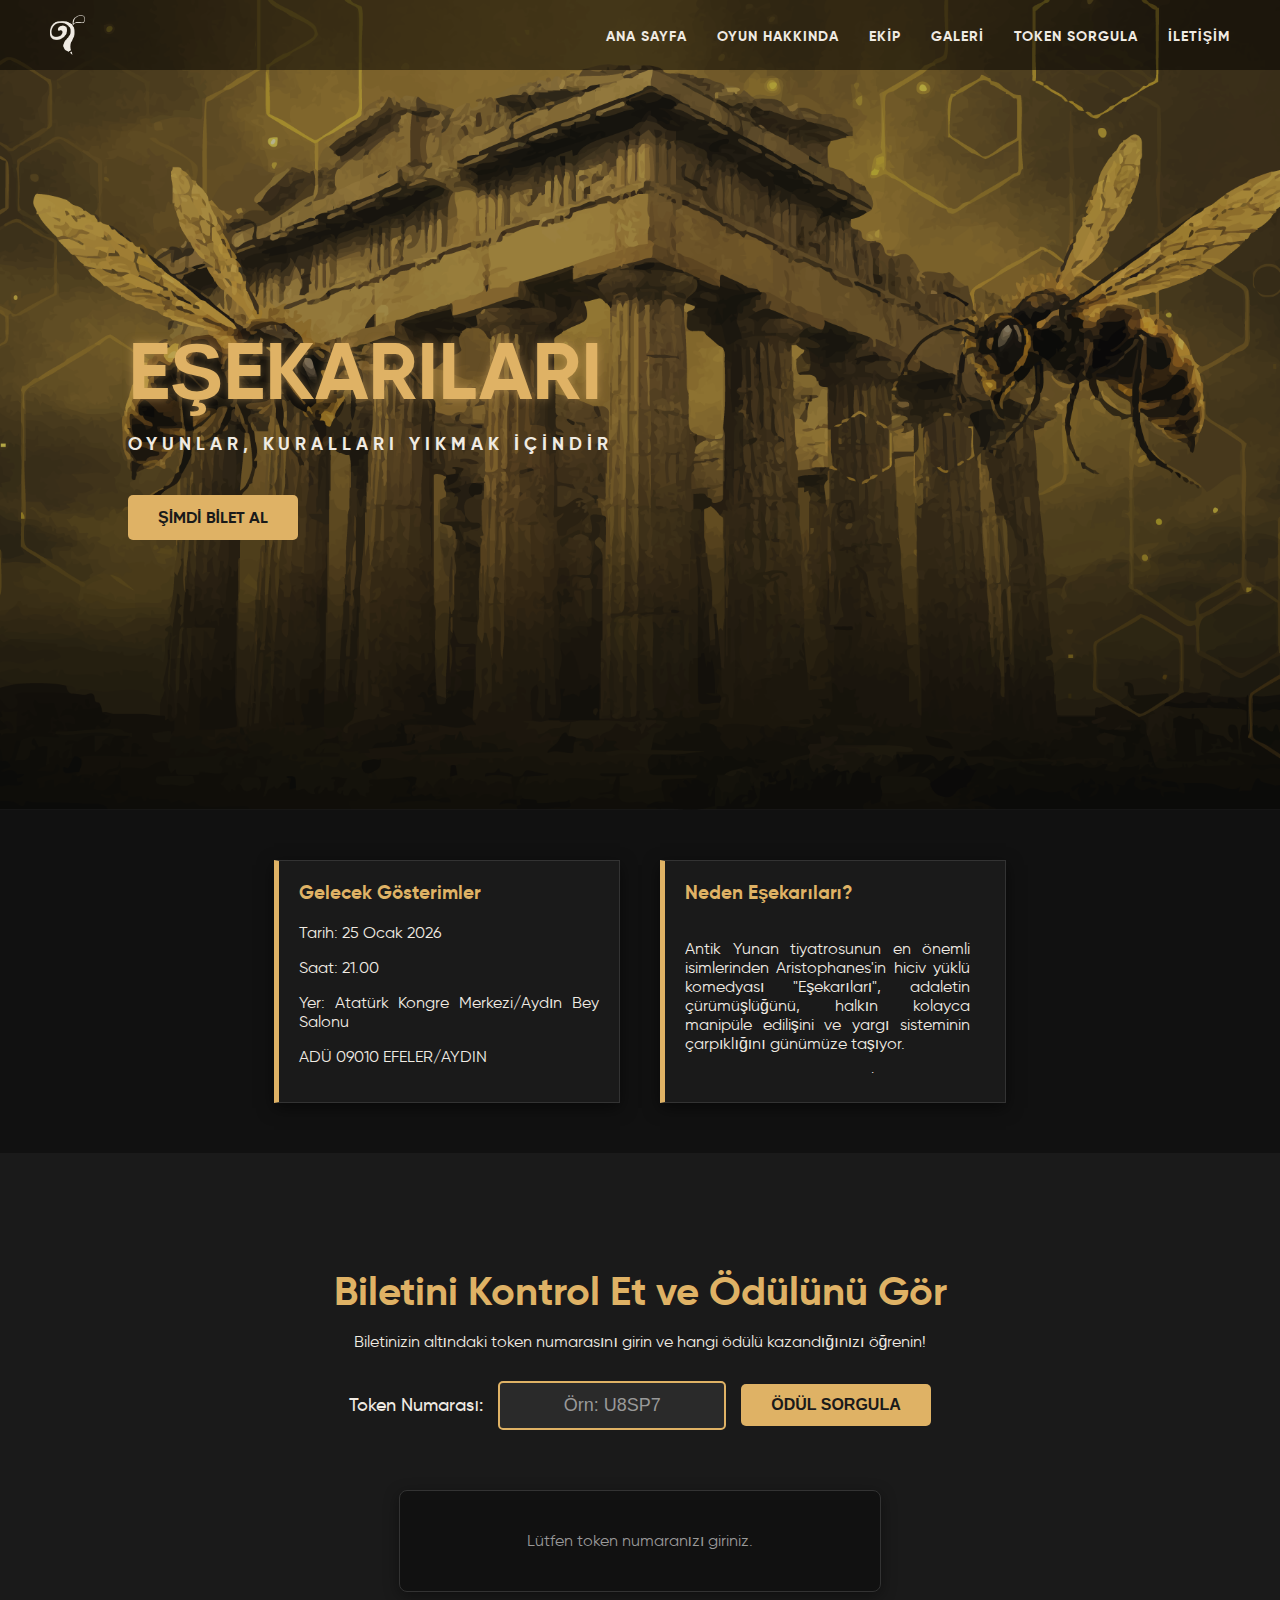
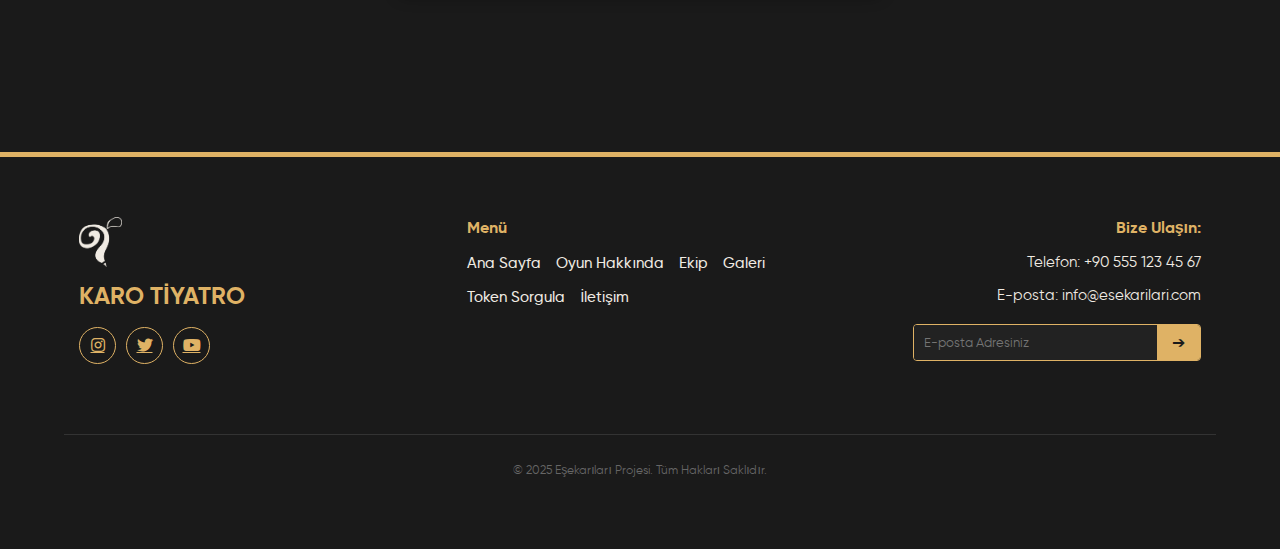
<file: index.html>
<!DOCTYPE html>
<html lang="tr">
<head>
    <meta charset="UTF-8">
    <meta name="viewport" content="width=device-width, initial-scale=1.0">
    <title>Eşekarıları: Adaletin Kendi Komedyası</title>
    <link rel="stylesheet" href="style.css">
    <link href="https://fonts.googleapis.com/css2?family=Oswald:wght@700&family=Roboto:wght@400;700&display=swap" rel="stylesheet">
    <link rel="stylesheet" href="https://cdnjs.cloudflare.com/ajax/libs/font-awesome/5.15.4/css/all.min.css">
</head>
<body>

    <header class="navbar">
        <div class="logo-area">
            <img src="images/wasps_logo.png" alt="Eşek Arıları Logo" class="custom-logo"> 
        </div>
        <nav class="nav-menu">
    <ul>
        <li><a href="#ANA_SAYFA_ID">ANA SAYFA</a></li> <li><a href="about.html">OYUN HAKKINDA</a></li> <li><a href="team.html">EKİP</a></li> <li><a href="gallery.html">GALERİ</a></li> <li><a href="#token-checker-section">TOKEN SORGULA</a></li> <li><a href="contact.html">İLETİŞİM</a></li> </ul>
</nav>
    </header>

    <main class="hero-section">
        <div class="hero-content">
            <h1 class="title">EŞEKARILARI</h1>
            <h2 class="subtitle">OYUNLAR, KURALLARI YIKMAK İÇİNDİR</h2>
            
            <a href="ticket.html" class="btn primary-btn">ŞİMDİ BİLET AL</a>
            
            </div>
    </main>

</section>
    <section class="info-cards">
        <div class="card">
            <h3>Gelecek Gösterimler</h3>
            <p>Tarih: 25 Ocak 2026</p>
            <p>Saat: 21.00</p>
            <p>Yer: Atatürk Kongre Merkezi/Aydın Bey Salonu</p>
            <p>ADÜ 09010 EFELER/AYDIN</p>
        </div>
        <div class="card">
    <h3>Neden Eşekarıları?</h3>
    
    <div class="scrollable-content">
        <p>Antik Yunan tiyatrosunun en önemli isimlerinden Aristophanes'in hiciv yüklü komedyası "Eşekarıları", adaletin çürümüşlüğünü, halkın kolayca manipüle edilişini ve yargı sisteminin çarpıklığını günümüze taşıyor.</p>
        <p>Bu oyun, sadece 2500 yıl öncesine ait bir eser olmanın ötesinde, içinde yaşadığımız modern toplumun pek çok sorununa ayna tutuyor. Hukukun üstünlüğünün erozyona uğradığı, kitlelerin popülist söylemlerle yönlendirildiği ve "adalet" arayışının bir komedyaya dönüştüğü günümüz dünyasında, "Eşekarıları"nın sahneye konulması bir zorunluluk haline gelmiştir.</p>
        <p>Toplumun vicdanını harekete geçirmeyi hedefleyen bu yapım, hem güldürecek hem de düşündürecek; izleyiciyi kendi "adalet" algısını sorgulamaya davet edecektir.</p>
    </div>
</div>

</section>
 <section class="token-checker-section" id="token-checker-section">
    
    <div class="token-center-wrapper"> 
        
        <h2>Biletini Kontrol Et ve Ödülünü Gör</h2>
        <p>Biletinizin altındaki token numarasını girin ve hangi ödülü kazandığınızı öğrenin!</p>
        
        <div class="token-input-area">
            <label for="token-input">Token Numarası:</label> 
            <input type="text" id="token-input" placeholder="Örn: U8SP7" maxlength="10">
            <button id="check-token-btn" class="btn primary-btn">ÖDÜL SORGULA</button>
        </div>
        
        <div class="result-box" id="result-box"> 
            <p id="result-message">Lütfen token numaranızı giriniz.</p> 
        </div>
        
    </div>
</section>

<footer class="site-footer modern-footer">
    <div class="footer-top-content">
        
        <div class="footer-col brand-col">
            <img src="images/wasps_logo.png" alt="Eşek Arıları Logo" class="footer-logo"> 
            
            <h3 class="brand-name-text">KARO TİYATRO</h3> </p>
            
            <div class="social-links-circle">
                <a href="#" target="_blank" title="Instagram"><i class="fab fa-instagram"></i></a>
                <a href="#" target="_blank" title="Twitter"><i class="fab fa-twitter"></i></a>
                <a href="#" target="_blank" title="Youtube"><i class="fab fa-youtube"></i></a>
            </div>
        </div>

        <div class="footer-col menu-col">
    <p class="contact-label">Menü</p>
    <ul>
        <li><a href="index.html">Ana Sayfa</a></li>           <li><a href="about.html">Oyun Hakkında</a></li>       <li><a href="team.html">Ekip</a></li>
        <li><a href="gallery.html">Galeri</a></li>
        <li><a href="index.html#token-checker-section">Token Sorgula</a></li>
        <li><a href="contact.html">İletişim</a></li>
    </ul>
</div>

        <div class="footer-col contact-col">
            <h3 class="contact-label">Bize Ulaşın:</h3>
            <p class="contact-item">Telefon: +90 555 123 45 67</p>
            <p class="contact-item">E-posta: info@esekarilari.com</p>
            <div class="email-input-box">
                <input type="email" placeholder="E-posta Adresiniz">
                <button type="submit" class="send-btn">➔</button>
            </div>
        </div>

    </div>
    
    <div class="footer-bottom modern-bottom">
        <p class="copyright">© 2025 Eşekarıları Projesi. Tüm Hakları Saklıdır.</p>
    </div>
</footer>

<script src="script.js"></script>
</body>
</file>
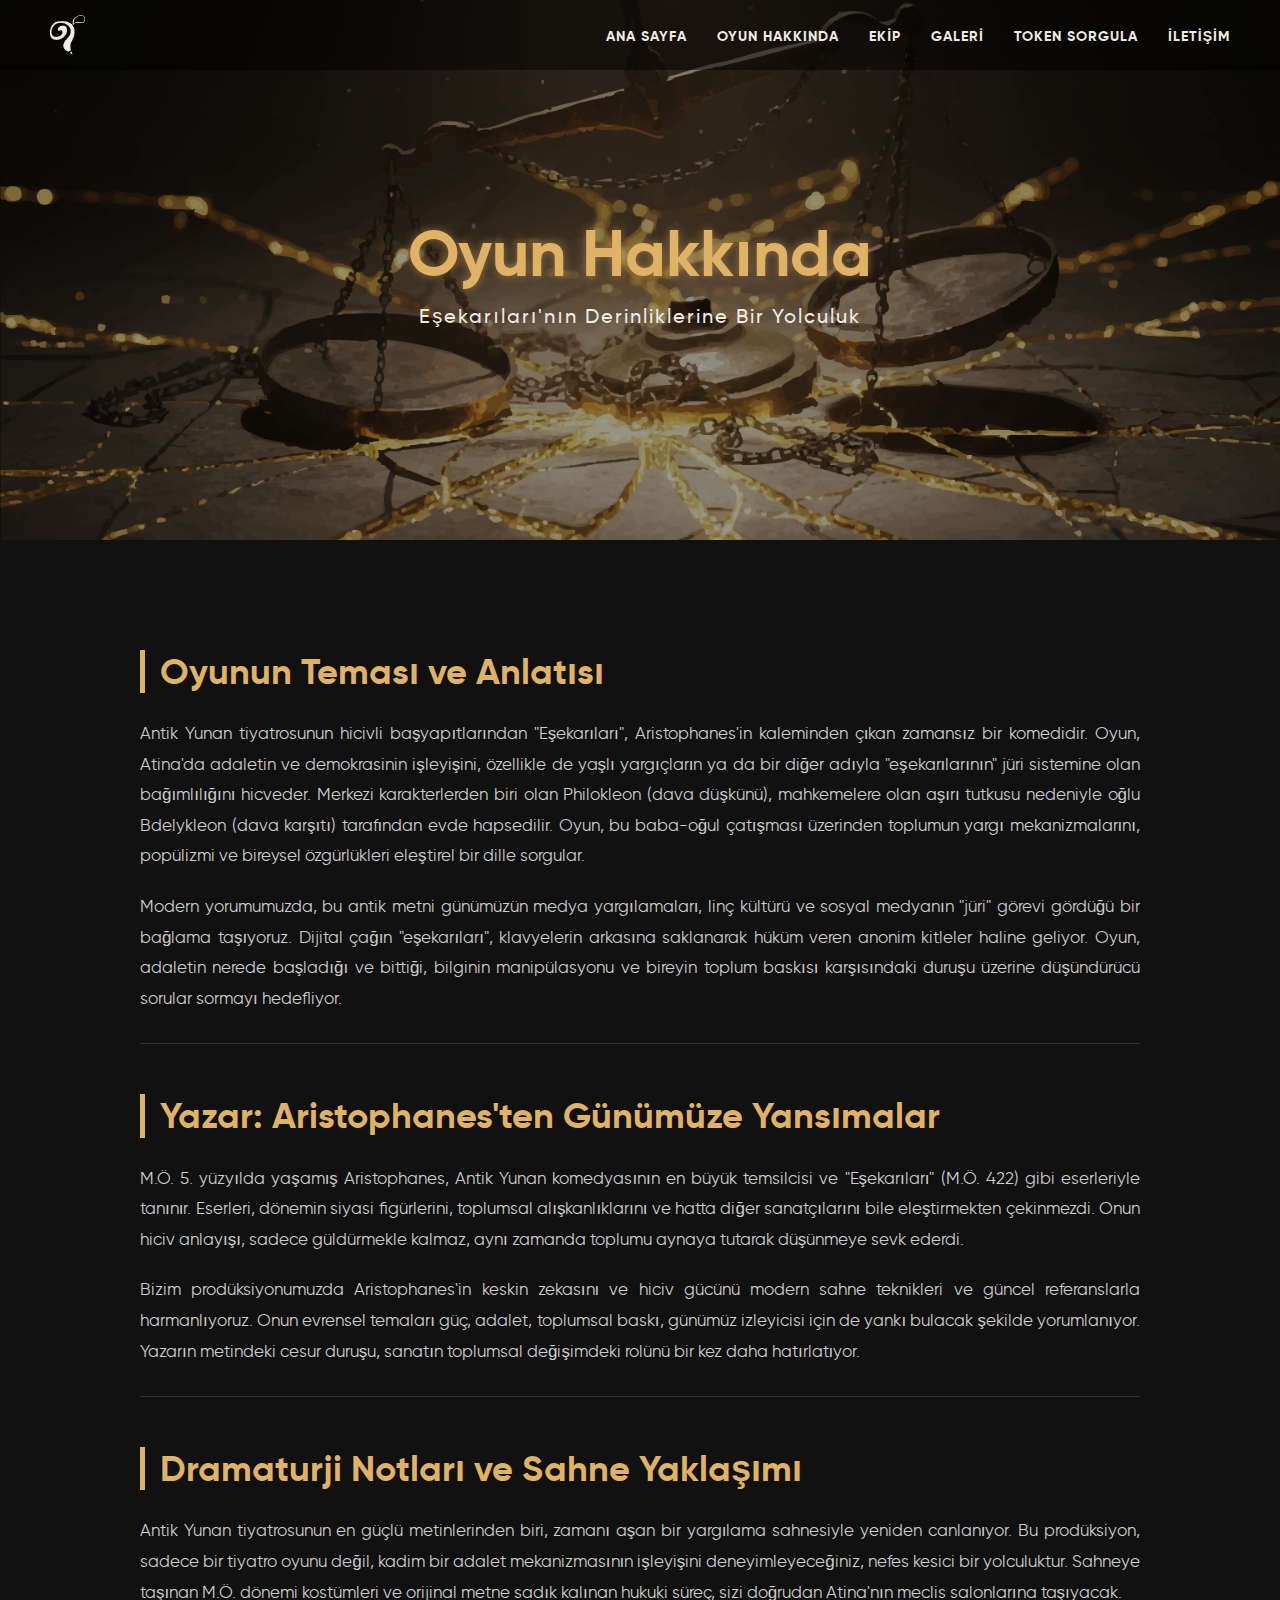
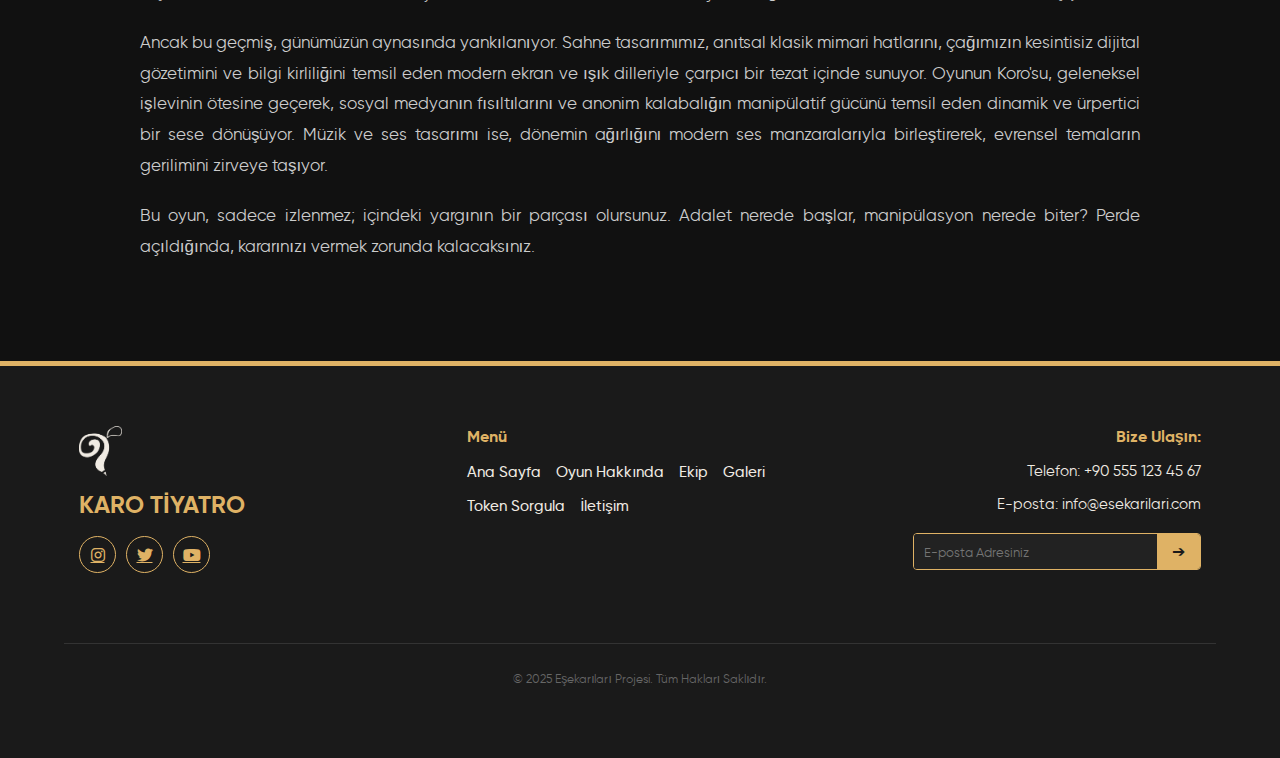
<file: about.html>
<!DOCTYPE html>
<html lang="tr">
<head>
    <meta charset="UTF-8">
    <meta name="viewport" content="width=device-width, initial-scale=1.0">
    <title>Oyun Hakkında | Eşek Arıları Projesi</title>
    <link rel="stylesheet" href="style.css">
    <link rel="stylesheet" href="https://cdnjs.cloudflare.com/ajax/libs/font-awesome/6.5.1/css/all.min.css">
</head>
<body>

    <header class="navbar">
        <a href="index.html" class="custom-logo"> <img src="images/wasps_logo.png" alt="Eşek Arıları Logosu"> </a>
        <nav class="nav-menu">
            <ul>
                <li><a href="index.html">ANA SAYFA</a></li>
                <li><a href="about.html" class="active">OYUN HAKKINDA</a></li>
                <li><a href="team.html">EKİP</a></li>
                <li><a href="gallery.html">GALERİ</a></li>
                <li><a href="index.html#token-checker-section">TOKEN SORGULA</a></li>
                <li><a href="contact.html">İLETİŞİM</a></li>
            </ul>
        </nav>
    </header>

    <main>
        <section class="page-hero about-hero">
            <div class="page-hero-content">
                <h1 class="page-title">Oyun Hakkında</h1>
                <p class="page-subtitle">Eşekarıları'nın Derinliklerine Bir Yolculuk</p>
            </div>
        </section>

        <section class="about-details-section content-section">
            <div class="container">
                <div class="detail-block">
                    <h2>Oyunun Teması ve Anlatısı</h2>
                    <p>Antik Yunan tiyatrosunun hicivli başyapıtlarından "Eşekarıları", Aristophanes'in kaleminden çıkan zamansız bir komedidir. Oyun, Atina'da adaletin ve demokrasinin işleyişini, özellikle de yaşlı yargıçların ya da bir diğer adıyla "eşekarılarının" jüri sistemine olan bağımlılığını hicveder. Merkezi karakterlerden biri olan Philokleon (dava düşkünü), mahkemelere olan aşırı tutkusu nedeniyle oğlu Bdelykleon (dava karşıtı) tarafından evde hapsedilir. Oyun, bu baba-oğul çatışması üzerinden toplumun yargı mekanizmalarını, popülizmi ve bireysel özgürlükleri eleştirel bir dille sorgular.</p>
                    <p>Modern yorumumuzda, bu antik metni günümüzün medya yargılamaları, linç kültürü ve sosyal medyanın "jüri" görevi gördüğü bir bağlama taşıyoruz. Dijital çağın "eşekarıları", klavyelerin arkasına saklanarak hüküm veren anonim kitleler haline geliyor. Oyun, adaletin nerede başladığı ve bittiği, bilginin manipülasyonu ve bireyin toplum baskısı karşısındaki duruşu üzerine düşündürücü sorular sormayı hedefliyor.</p>
                </div>

                <div class="detail-block">
                    <h2>Yazar: Aristophanes'ten Günümüze Yansımalar</h2>
                    <p>M.Ö. 5. yüzyılda yaşamış Aristophanes, Antik Yunan komedyasının en büyük temsilcisi ve "Eşekarıları" (M.Ö. 422) gibi eserleriyle tanınır. Eserleri, dönemin siyasi figürlerini, toplumsal alışkanlıklarını ve hatta diğer sanatçılarını bile eleştirmekten çekinmezdi. Onun hiciv anlayışı, sadece güldürmekle kalmaz, aynı zamanda toplumu aynaya tutarak düşünmeye sevk ederdi.</p>
                    <p>Bizim prodüksiyonumuzda Aristophanes'in keskin zekasını ve hiciv gücünü modern sahne teknikleri ve güncel referanslarla harmanlıyoruz. Onun evrensel temaları güç, adalet, toplumsal baskı, günümüz izleyicisi için de yankı bulacak şekilde yorumlanıyor. Yazarın metindeki cesur duruşu, sanatın toplumsal değişimdeki rolünü bir kez daha hatırlatıyor.</p>
                </div>

                <div class="detail-block">
                    <h2>Dramaturji Notları ve Sahne Yaklaşımı</h2>
                    <p>Antik Yunan tiyatrosunun en güçlü metinlerinden biri, zamanı aşan bir yargılama sahnesiyle yeniden canlanıyor. Bu prodüksiyon, sadece bir tiyatro oyunu değil, kadim bir adalet mekanizmasının işleyişini deneyimleyeceğiniz, nefes kesici bir yolculuktur. Sahneye taşınan M.Ö. dönemi kostümleri ve orijinal metne sadık kalınan hukuki süreç, sizi doğrudan Atina'nın meclis salonlarına taşıyacak.</p>
                    <p>Ancak bu geçmiş, günümüzün aynasında yankılanıyor. Sahne tasarımımız, anıtsal klasik mimari hatlarını, çağımızın kesintisiz dijital gözetimini ve bilgi kirliliğini temsil eden modern ekran ve ışık dilleriyle çarpıcı bir tezat içinde sunuyor. Oyunun Koro'su, geleneksel işlevinin ötesine geçerek, sosyal medyanın fısıltılarını ve anonim kalabalığın manipülatif gücünü temsil eden dinamik ve ürpertici bir sese dönüşüyor. Müzik ve ses tasarımı ise, dönemin ağırlığını modern ses manzaralarıyla birleştirerek, evrensel temaların gerilimini zirveye taşıyor.
                    <p>Bu oyun, sadece izlenmez; içindeki yargının bir parçası olursunuz. Adalet nerede başlar, manipülasyon nerede biter? Perde açıldığında, kararınızı vermek zorunda kalacaksınız.</p>
                    </p>
                </div>
            </div>
        </section>
    </main>

<footer class="site-footer modern-footer">
    <div class="footer-top-content">
        
        <div class="footer-col brand-col">
            <img src="images/wasps_logo.png" alt="Eşek Arıları Logo" class="footer-logo"> 
            
            <h3 class="brand-name-text">KARO TİYATRO</h3> </p>
            
            <div class="social-links-circle">
                <a href="#" target="_blank" title="Instagram"><i class="fab fa-instagram"></i></a>
                <a href="#" target="_blank" title="Twitter"><i class="fab fa-twitter"></i></a>
                <a href="#" target="_blank" title="Youtube"><i class="fab fa-youtube"></i></a>
            </div>
        </div>

        <div class="footer-col menu-col">
    <p class="contact-label">Menü</p>
    <ul>
        <li><a href="index.html">Ana Sayfa</a></li>           <li><a href="about.html">Oyun Hakkında</a></li>       <li><a href="team.html">Ekip</a></li>
        <li><a href="gallery.html">Galeri</a></li>
        <li><a href="index.html#token-checker-section">Token Sorgula</a></li>
        <li><a href="contact.html">İletişim</a></li>
    </ul>
</div>

        <div class="footer-col contact-col">
            <h3 class="contact-label">Bize Ulaşın:</h3>
            <p class="contact-item">Telefon: +90 555 123 45 67</p>
            <p class="contact-item">E-posta: info@esekarilari.com</p>
            <div class="email-input-box">
                <input type="email" placeholder="E-posta Adresiniz">
                <button type="submit" class="send-btn">➔</button>
            </div>
        </div>

    </div>
    
    <div class="footer-bottom modern-bottom">
        <p class="copyright">© 2025 Eşekarıları Projesi. Tüm Hakları Saklıdır.</p>
    </div>
</footer>

<script src="script.js"></script>
</body>
</file>
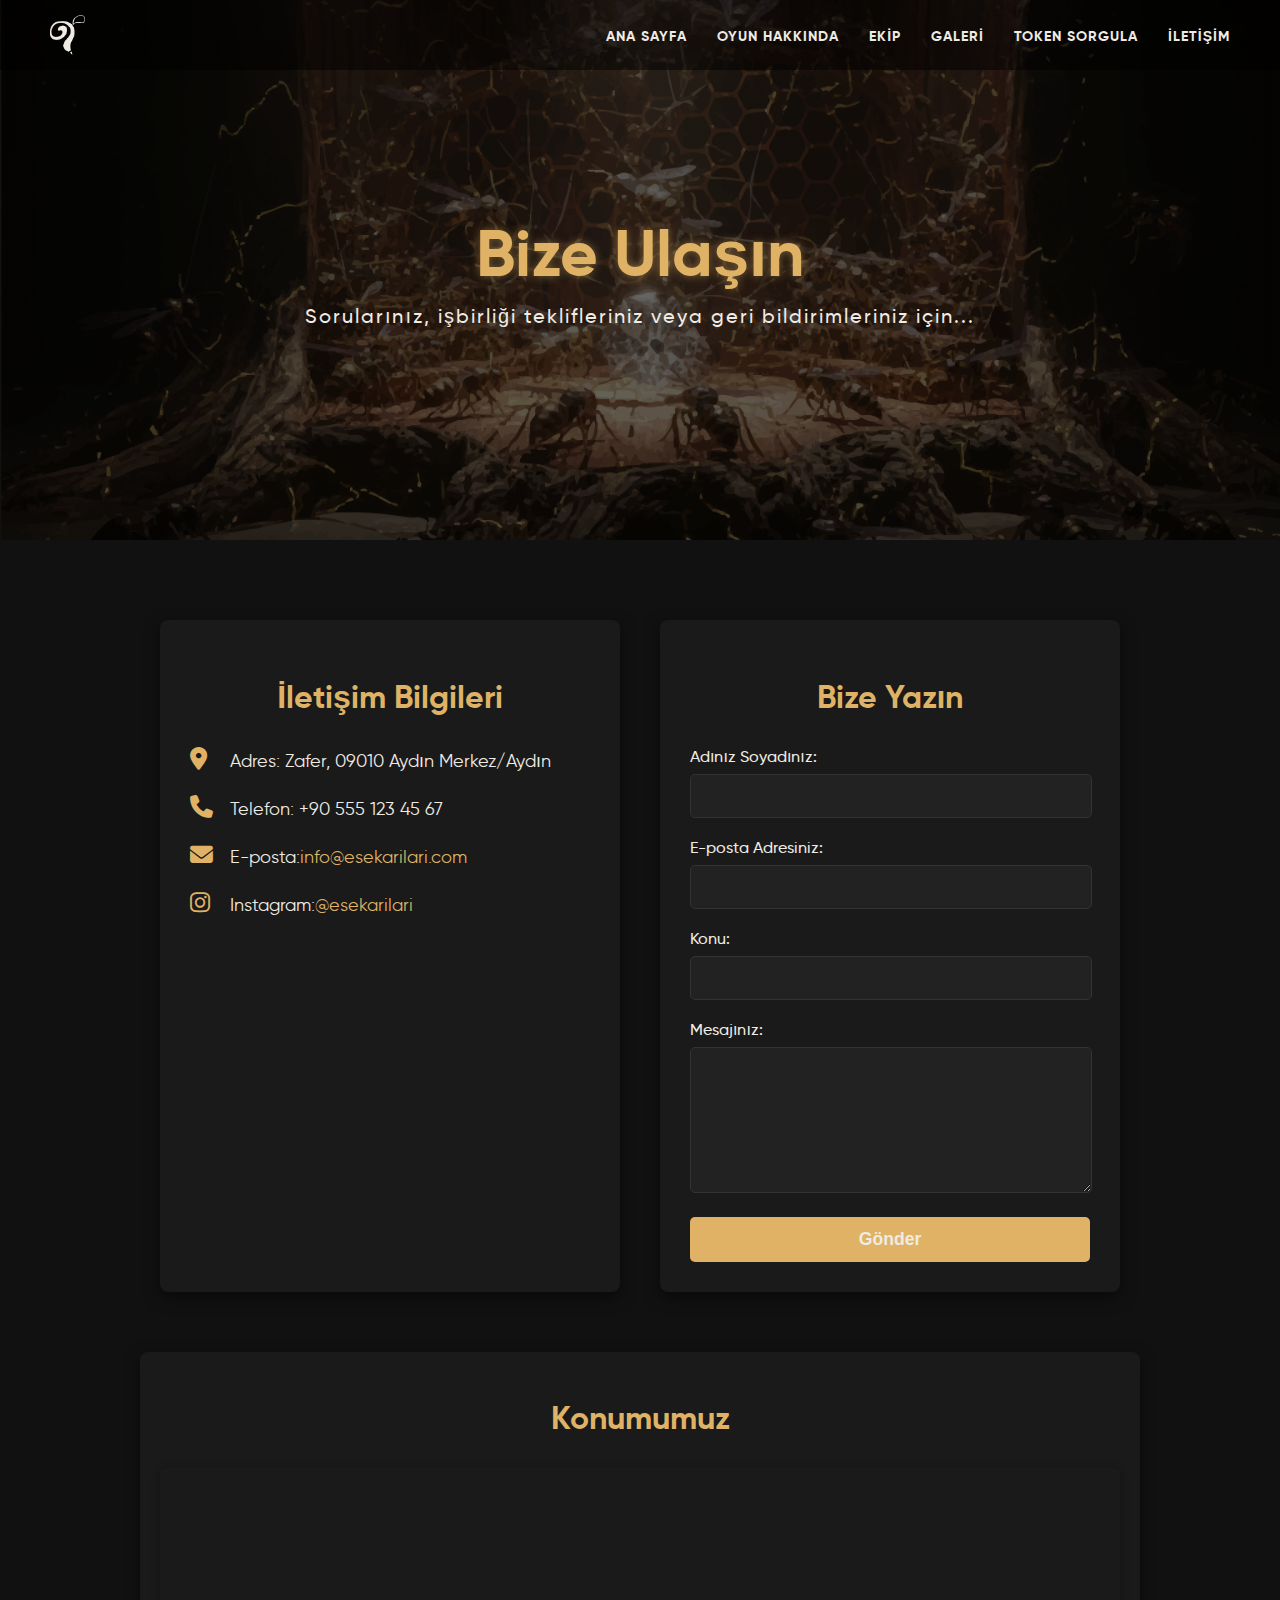
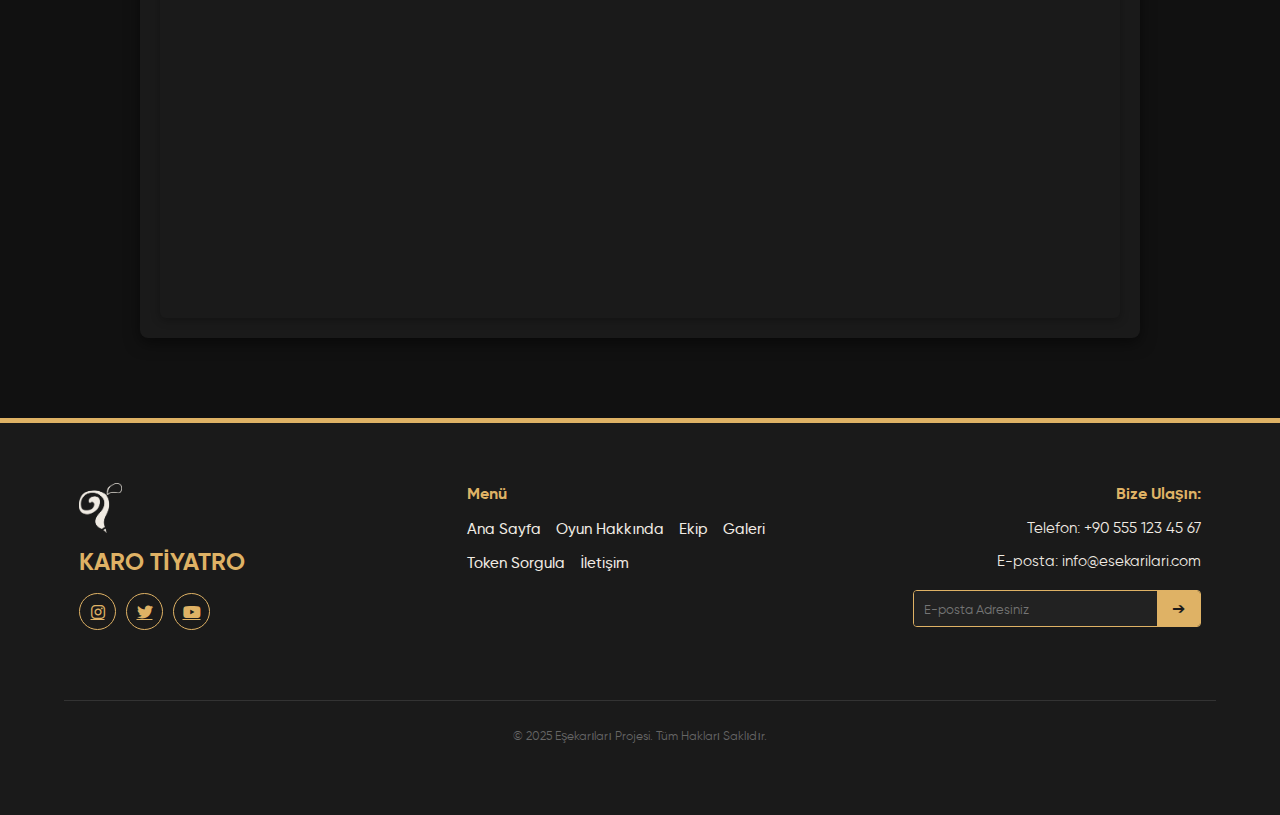
<file: contact.html>
<!DOCTYPE html>
<html lang="tr">
<head>
    <meta charset="UTF-8">
    <meta name="viewport" content="width=device-width, initial-scale=1.0">
    <title>İletişim | Eşek Arıları Projesi</title>
    <link rel="stylesheet" href="style.css">
    <link rel="stylesheet" href="https://cdnjs.cloudflare.com/ajax/libs/font-awesome/6.5.1/css/all.min.css">
</head>
<body>

    <header class="navbar">
        <a href="index.html" class="custom-logo"> 
            <img src="images/wasps_logo.png" alt="Eşek Arıları Logosu"> 
        </a>
        <nav class="nav-menu">
            <ul>
                <li><a href="index.html">ANA SAYFA</a></li>
                <li><a href="about.html">OYUN HAKKINDA</a></li>
                <li><a href="team.html">EKİP</a></li>
                <li><a href="gallery.html">GALERİ</a></li>
                <li><a href="index.html#token-checker-section" class="active">TOKEN SORGULA</a></li> 
                <li><a href="contact.html">İLETİŞİM</a></li>
            </ul>
        </nav>
    </header>

    <main>
        <section class="page-hero contact-hero">
            <div class="page-hero-content">
                <h1 class="page-title">Bize Ulaşın</h1>
                <p class="page-subtitle">Sorularınız, işbirliği teklifleriniz veya geri bildirimleriniz için...</p>
            </div>
        </section>

        <section class="contact-section content-section">
            <div class="container">
                <div class="contact-content-wrapper">
                    <div class="contact-info">
                        <h2>İletişim Bilgileri</h2>
                        <p><i class="fas fa-map-marker-alt"></i> Adres: Zafer, 09010 Aydın Merkez/Aydın</p>
                        <p><i class="fas fa-phone"></i> Telefon: +90 555 123 45 67</p>
                        <p><i class="fas fa-envelope"></i> E-posta: <a href="mailto:info@ornekproje.com"> info@esekarilari.com</a></p>
                        <p><i class="fab fa-instagram"></i> Instagram: <a href="https://instagram.com/ornekproje" target="_blank"> @esekarilari</a></p>
                    </div>

                    <div class="contact-form-container">
                        <h2>Bize Yazın</h2>
                        <form action="#" method="POST" class="contact-form">
                            <div class="form-group">
                                <label for="name">Adınız Soyadınız:</label>
                                <input type="text" id="name" name="name" required>
                            </div>
                            <div class="form-group">
                                <label for="email">E-posta Adresiniz:</label>
                                <input type="email" id="email" name="email" required>
                            </div>
                            <div class="form-group">
                                <label for="subject">Konu:</label>
                                <input type="text" id="subject" name="subject" required>
                            </div>
                            <div class="form-group">
                                <label for="message">Mesajınız:</label>
                                <textarea id="message" name="message" rows="6" required></textarea>
                            </div>
                            <button type="submit" class="submit-btn">Gönder</button>
                        </form>
                    </div>
                </div>

                <div class="map-container">
                    <h2>Konumumuz</h2>
                    <iframe 
                    src="https://www.google.com/maps/embed?pb=!1m18!1m12!1m3!1d681.6709964515396!2d27.854460926370216!3d37.853698176756176!2m3!1f0!2f0!3f0!3m2!1i1024!2i768!4f13.1!3m3!1m2!1s0x14b92b74a5805367%3A0x301ac43c828de963!2sAdnan%20Menderes%20%C3%9Cniversitesi%20Kongre%20Merkezi!5e0!3m2!1str!2str!4v1763989199900!5m2!1str!2str" width="600" height="450" style="border:0;" allowfullscreen="" loading="lazy" referrerpolicy="no-referrer-when-downgrade"></iframe>
                    </iframe>
                </div>
            </div>
        </section>
    </main>

<footer class="site-footer modern-footer">
    <div class="footer-top-content">
        
        <div class="footer-col brand-col">
            <img src="images/wasps_logo.png" alt="Eşek Arıları Logo" class="footer-logo"> 
            
            <h3 class="brand-name-text">KARO TİYATRO</h3> </p>
            
            <div class="social-links-circle">
                <a href="#" target="_blank" title="Instagram"><i class="fab fa-instagram"></i></a>
                <a href="#" target="_blank" title="Twitter"><i class="fab fa-twitter"></i></a>
                <a href="#" target="_blank" title="Youtube"><i class="fab fa-youtube"></i></a>
            </div>
        </div>

        <div class="footer-col menu-col">
    <p class="contact-label">Menü</p>
    <ul>
        <li><a href="index.html">Ana Sayfa</a></li>           <li><a href="about.html">Oyun Hakkında</a></li>       <li><a href="team.html">Ekip</a></li>
        <li><a href="gallery.html">Galeri</a></li>
        <li><a href="index.html#token-checker-section">Token Sorgula</a></li>
        <li><a href="contact.html">İletişim</a></li>
    </ul>
</div>

        <div class="footer-col contact-col">
            <h3 class="contact-label">Bize Ulaşın:</h3>
            <p class="contact-item">Telefon: +90 555 123 45 67</p>
            <p class="contact-item">E-posta: info@esekarilari.com</p>
            <div class="email-input-box">
                <input type="email" placeholder="E-posta Adresiniz">
                <button type="submit" class="send-btn">➔</button>
            </div>
        </div>

    </div>
    
    <div class="footer-bottom modern-bottom">
        <p class="copyright">© 2025 Eşekarıları Projesi. Tüm Hakları Saklıdır.</p>
    </div>
</footer>

<script src="script.js"></script>
</body>
</file>
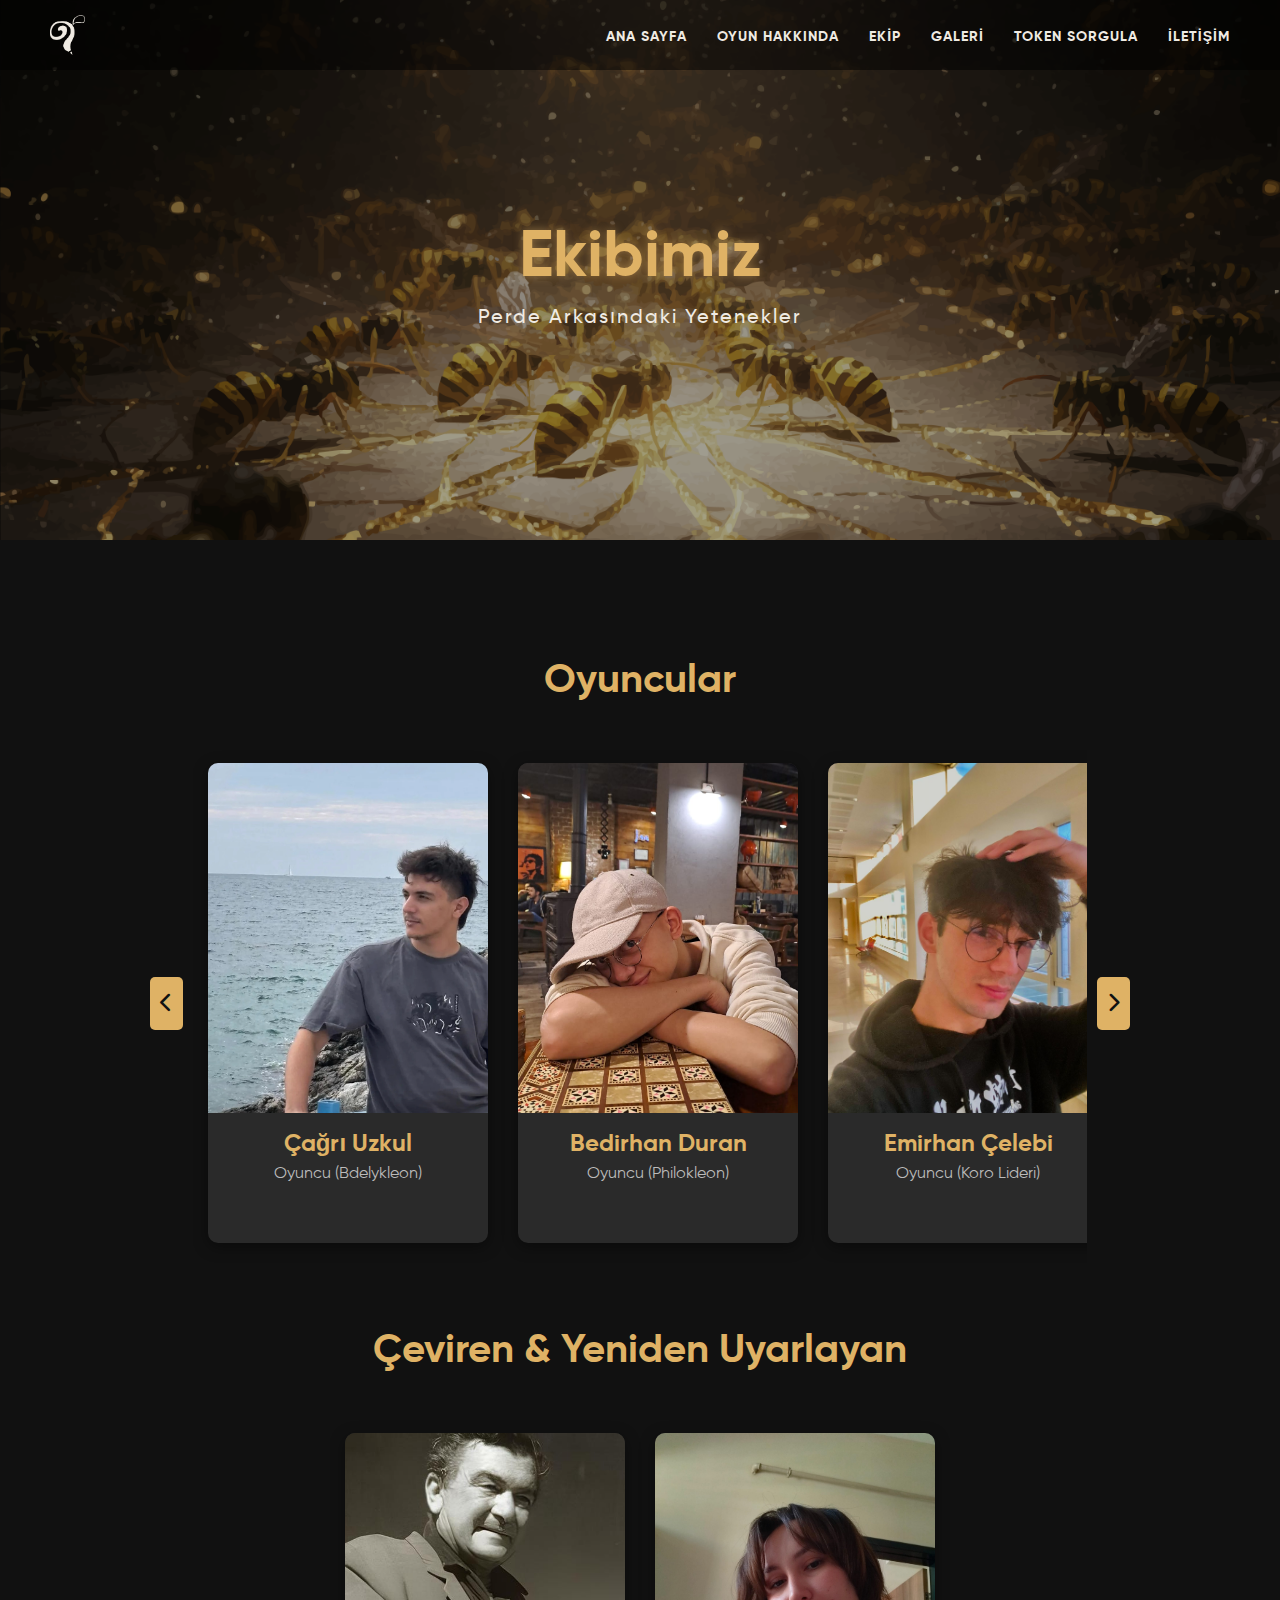
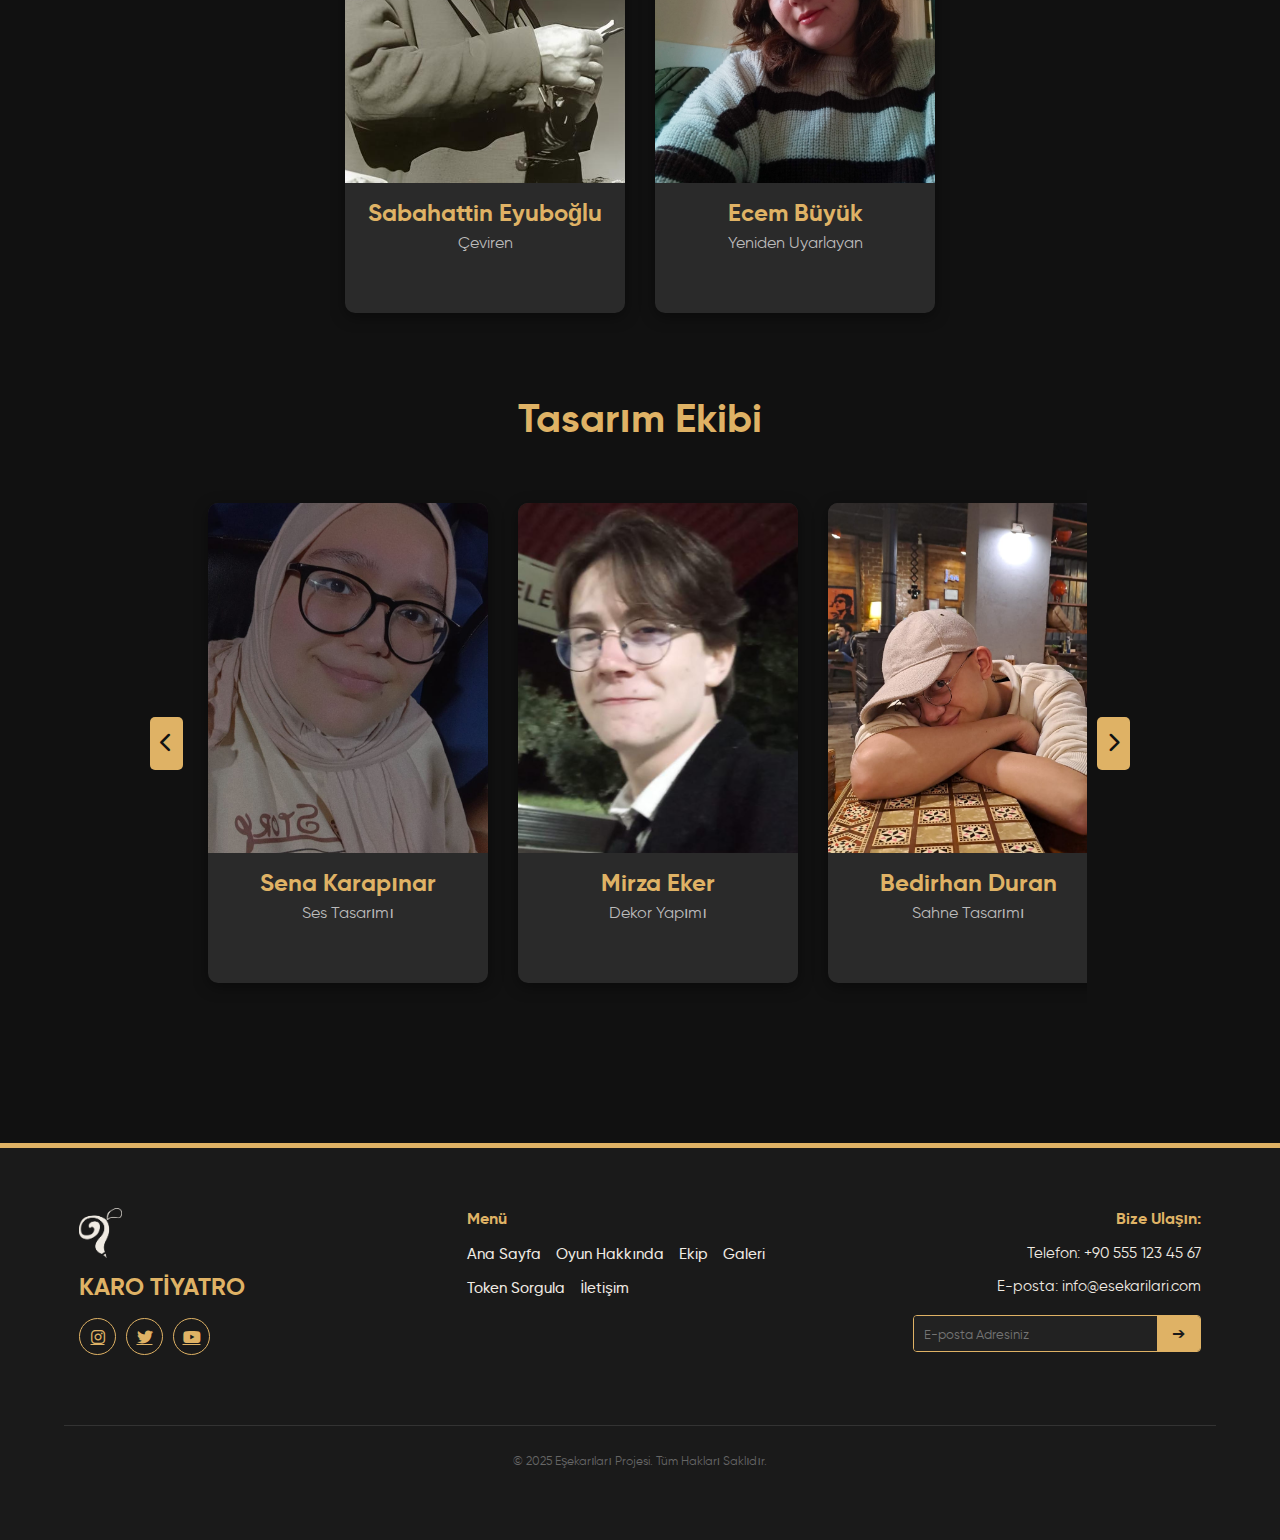
<file: team.html>
<!DOCTYPE html>
<html lang="tr">
<head>
    <meta charset="UTF-8">
    <meta name="viewport" content="width=device-width, initial-scale=1.0">
    <title>Ekip | Eşek Arıları Projesi</title>
    <link rel="stylesheet" href="style.css">
    <link rel="stylesheet" href="https://cdnjs.cloudflare.com/ajax/libs/font-awesome/6.5.1/css/all.min.css">
</head>
<body>

    <header class="navbar">
        <a href="index.html" class="custom-logo"> <img src="images/wasps_logo.png" alt="Eşek Arıları Logosu"> </a>
        <nav class="nav-menu">
            <ul>
                <li><a href="index.html">ANA SAYFA</a></li>
                <li><a href="about.html">OYUN HAKKINDA</a></li>
                <li><a href="team.html" class="active">EKİP</a></li>
                <li><a href="gallery.html">GALERİ</a></li>
                <li><a href="index.html#token-checker-section">TOKEN SORGULA</a></li>
                <li><a href="contact.html">İLETİŞİM</a></li>
            </ul>
        </nav>
    </header>

    <main>
        <section class="page-hero team-hero">
            <div class="page-hero-content">
                <h1 class="page-title">Ekibimiz</h1>
                <p class="page-subtitle">Perde Arkasındaki Yetenekler</p>
            </div>
        </section>

        <section class="team-section content-section">
            <div class="container">

                <div class="team-category">
                    <h2>Oyuncular</h2>
                    <div class="carousel-container">
                        <button class="carousel-btn prev-btn"><i class="fas fa-chevron-left"></i></button>
                        <div class="team-members-carousel" id="players-carousel">
                            <div class="member-card">
                                <img src="images/team/cagri_uzkul.png" alt="Çağrı Uzkul">
                                <div class="member-info">
                                    <h3>Çağrı Uzkul</h3>
                                    <p class="member-role">Oyuncu (Bdelykleon)</p>
                                    <div class="member-bio-overlay">
                                        <p>Çağrı, Bdelykleon karakterine derinlik katan usta bir oyuncu. Oyunun ruhunu sahneye taşıyor ve izleyiciyi büyülüyor.</p>
                                    </div>
                                </div>
                            </div>
                            <div class="member-card">
                                <img src="images/team/bedirhan_duran.jpg" alt="Bedirhan Duran">
                                <div class="member-info">
                                    <h3>Bedirhan Duran</h3>
                                    <p class="member-role">Oyuncu (Philokleon)</p>
                                    <div class="member-bio-overlay">
                                        <p>Philokleon rolündeki Bedirhan, karakterin karmaşıklığını ve mizahını başarıyla harmanlıyor. Sahnedeki enerjisi dikkat çekici.</p>
                                    </div>
                                </div>
                            </div>
                            <div class="member-card">
                                <img src="images/team/emirhan_celebi.jpg" alt="Emirhan Çelebi">
                                <div class="member-info">
                                    <h3>Emirhan Çelebi</h3>
                                    <p class="member-role">Oyuncu (Koro Lideri)</p>
                                    <div class="member-bio-overlay">
                                        <p>Emirhan, Koro Lideri olarak sahnenin dinamiğini belirliyor. Güçlü sahne varlığıyla izleyiciyi etkiliyor.</p>
                                    </div>
                                </div>
                            </div>
                            <div class="member-card">
                                <img src="images/team/mirza_eker.jpg" alt="Mirza Eker">
                                <div class="member-info">
                                    <h3>Mirza Eker</h3>
                                    <p class="member-role">Oyuncu (Xanthias)</p>
                                    <div class="member-bio-overlay">
                                        <p>Mirza, Xanthias rolüyle oyuna neşe katıyor. Karakterin komik anlarını ustalıkla canlandırıyor.</p>
                                    </div>
                                </div>
                            </div>
                            <div class="member-card">
                                <img src="images/team/tuana_yilmaz.jpg" alt="Tuana Yılmaz">
                                <div class="member-info">
                                    <h3>Tuana Yılmaz</h3>
                                    <p class="member-role">Oyuncu (Sosias)</p>
                                    <div class="member-bio-overlay">
                                        <p>Tuana, Sosias karakteriyle güçlü ve kararlı bir duruş sergiliyor. Performansıyla izleyiciyi etkisi altına alıyor.</p>
                                    </div>
                                </div>
                            </div>
                            <div class="member-card">
                                <img src="images/team/eda_yanik.jpg" alt="Eda Yanık">
                                <div class="member-info">
                                    <h3>Eda Yanık</h3>
                                    <p class="member-role">Oyuncu (Koro Üyesi)</p>
                                    <div class="member-bio-overlay">
                                        <p>Eda, koro üyesinden Komios olarak sahneye enerji katıyor. Ekip içindeki uyumu ve dinamizmiyle dikkat çekiyor.</p>
                                    </div>
                                </div>
                            </div>
                            <div class="member-card">
                                <img src="images/team/sila_algur.jpg" alt="Sıla Algür">
                                <div class="member-info">
                                    <h3>Sıla Algür</h3>
                                    <p class="member-role">Oyuncu (Koro Üyesi)</p>
                                    <div class="member-bio-overlay">
                                        <p>Sıla, Kharinades olarak koro üyesinde yer alır ve sahnenin atmosferini zenginleştiren bir oyuncudur. Oyunun genel ritmine önemli katkı sağlıyor.</p>
                                    </div>
                                </div>
                            </div>
                        </div> <button class="carousel-btn next-btn"><i class="fas fa-chevron-right"></i></button>
                    </div> </div> 

                <div class="team-category">
                    <h2>Çeviren & Yeniden Uyarlayan</h2>
                    <div class="carousel-container">
                        <button class="carousel-btn prev-btn"><i class="fas fa-chevron-left"></i></button>
                        <div class="team-members-carousel" id="translators-carousel">
                            <div class="member-card">
                                <img src="images/team/sabahattin_eyuboglu.jpg" alt="Sabahattin Eyuboğlu">
                                <div class="member-info">
                                    <h3>Sabahattin Eyuboğlu</h3>
                                    <p class="member-role">Çeviren</p>
                                    <div class="member-bio-overlay">
                                        <p>Aristophanes'in eserini Türkçe'ye ustalıkla kazandıran Sabahattin Eyuboğlu'nun çevirisiyle oyunumuz hayat buluyor.</p>
                                    </div>
                                </div>
                            </div>
                            <div class="member-card">
                                <img src="images/team/ecem_buyuk.jpg" alt="Ecem Büyük">
                                <div class="member-info">
                                    <h3>Ecem Büyük</h3>
                                    <p class="member-role">Yeniden Uyarlayan</p>
                                    <div class="member-bio-overlay">
                                        <p>Ecem Büyük, antik metni günümüz bağlamına taşıyarak oyuna modern bir soluk getiriyor. Yaratıcı uyarlamasıyla öne çıkıyor.</p>
                                    </div>
                                </div>
                            </div>
                        </div> <button class="carousel-btn next-btn"><i class="fas fa-chevron-right"></i></button>
                    </div> </div> 

                <div class="team-category">
                    <h2>Tasarım Ekibi</h2>
                    <div class="carousel-container">
                        <button class="carousel-btn prev-btn"><i class="fas fa-chevron-left"></i></button>
                        <div class="team-members-carousel" id="design-carousel">
                            <div class="member-card">
                                <img src="images/team/sena_karapinar.jpg" alt="Sena Karapınar">
                                <div class="member-info">
                                    <h3>Sena Karapınar</h3>
                                    <p class="member-role">Ses Tasarımı</p>
                                    <div class="member-bio-overlay">
                                        <p>Sena, oyunun atmosferini zenginleştiren ses tasarımlarıyla izleyiciyi büyülüyor. Her sesiyle bir hikaye anlatıyor.</p>
                                    </div>
                                </div>
                            </div>
                            <div class="member-card">
                                <img src="images/team/mirza_eker.jpg" alt="Mirza Eker">
                                <div class="member-info">
                                    <h3>Mirza Eker</h3>
                                    <p class="member-role">Dekor Yapımı</p>
                                    <div class="member-bio-overlay">
                                        <p>Mirza, sahneye eşsiz bir atmosfer katan dekorların arkasındaki isim. Titiz çalışmasıyla göz dolduruyor.</p>
                                    </div>
                                </div>
                            </div>
                            <div class="member-card">
                                <img src="images/team/bedirhan_duran.jpg" alt="Bedirhan Duran">
                                <div class="member-info">
                                    <h3>Bedirhan Duran</h3>
                                    <p class="member-role">Sahne Tasarımı</p>
                                    <div class="member-bio-overlay">
                                        <p>Bedirhan, sahnenin her detayını özenle tasarlayarak izleyiciye unutulmaz bir deneyim sunuyor. Estetik anlayışıyla fark yaratıyor.</p>
                                    </div>
                                </div>
                            </div>
                            <div class="member-card">
                                <img src="images/team/sila_algur.jpg" alt="Sıla Algür">
                                <div class="member-info">
                                    <h3>Sıla Algür</h3>
                                    <p class="member-role">Işık Tasarımı</p>
                                    <div class="member-bio-overlay">
                                        <p>Sıla, ışığın gücünü kullanarak sahneye derinlik ve dram katıyor. Her ışık hüzmesiyle bir duygu yaratıyor.</p>
                                    </div>
                                </div>
                            </div>
                            <div class="member-card">
                                <img src="images/team/eda_yanik.jpg" alt="Eda Yanık">
                                <div class="member-info">
                                    <h3>Eda Yanık</h3>
                                    <p class="member-role">Kostüm Tasarımı</p>
                                    <div class="member-bio-overlay">
                                        <p>Eda, karakterlerin ruhunu yansıtan kostümleriyle oyuna renk katıyor. Her kostümüyle bir hikaye anlatıyor.</p>
                                    </div>
                                </div>
                            </div>
                        </div> <button class="carousel-btn next-btn"><i class="fas fa-chevron-right"></i></button>
                    </div> </div> 
        </section>
    </main>

<footer class="site-footer modern-footer">
    <div class="footer-top-content">
        
        <div class="footer-col brand-col">
            <img src="images/wasps_logo.png" alt="Eşek Arıları Logo" class="footer-logo"> 
            
            <h3 class="brand-name-text">KARO TİYATRO</h3> </p>
            
            <div class="social-links-circle">
                <a href="#" target="_blank" title="Instagram"><i class="fab fa-instagram"></i></a>
                <a href="#" target="_blank" title="Twitter"><i class="fab fa-twitter"></i></a>
                <a href="#" target="_blank" title="Youtube"><i class="fab fa-youtube"></i></a>
            </div>
        </div>

        <div class="footer-col menu-col">
    <p class="contact-label">Menü</p>
    <ul>
        <li><a href="index.html">Ana Sayfa</a></li>           <li><a href="about.html">Oyun Hakkında</a></li>       <li><a href="team.html">Ekip</a></li>
        <li><a href="gallery.html">Galeri</a></li>
        <li><a href="index.html#token-checker-section">Token Sorgula</a></li>
        <li><a href="contact.html">İletişim</a></li>
    </ul>
</div>

        <div class="footer-col contact-col">
            <h3 class="contact-label">Bize Ulaşın:</h3>
            <p class="contact-item">Telefon: +90 555 123 45 67</p>
            <p class="contact-item">E-posta: info@esekarilari.com</p>
            <div class="email-input-box">
                <input type="email" placeholder="E-posta Adresiniz">
                <button type="submit" class="send-btn">➔</button>
            </div>
        </div>

    </div>
    
    <div class="footer-bottom modern-bottom">
        <p class="copyright">© 2025 Eşekarıları Projesi. Tüm Hakları Saklıdır.</p>
    </div>
</footer>

<script src="script.js"></script>
</body>
</html>
</file>
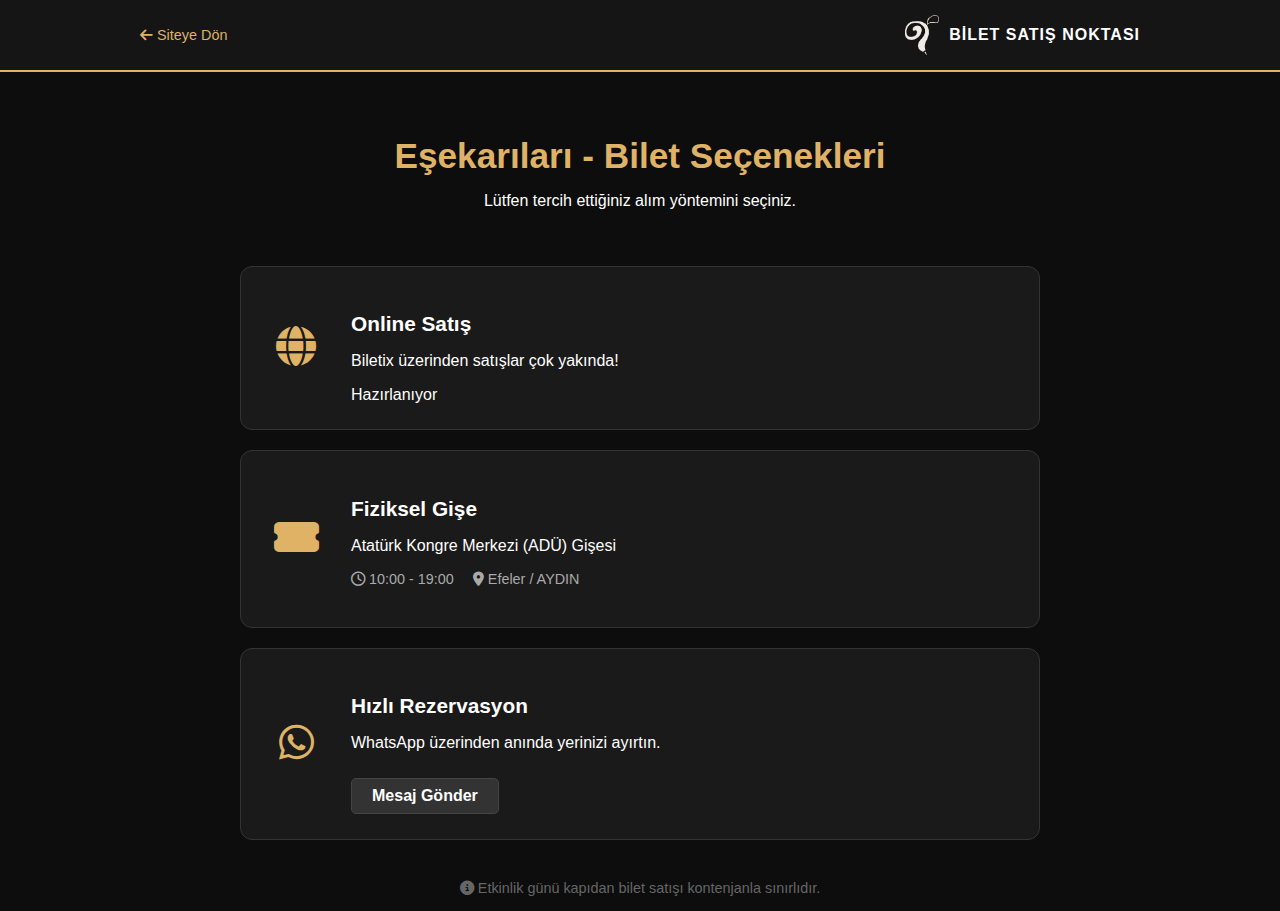
<file: ticket.html>
<!DOCTYPE html>
<html lang="tr">
<head>
    <meta charset="UTF-8">
    <meta name="viewport" content="width=device-width, initial-scale=1.0">
    <title>Bilet Portalı | KARO Tiyatro</title>
    <link rel="stylesheet" href="style.css">
    <link rel="stylesheet" href="https://cdnjs.cloudflare.com/ajax/libs/font-awesome/6.5.1/css/all.min.css">
</head>
<body class="ticket-body">

    <header class="ticket-header">
        <div class="container">
            <a href="index.html" class="back-to-site"><i class="fas fa-arrow-left"></i> Siteye Dön</a>
            <div class="ticket-logo">
                <img src="images/wasps_logo.png" alt="Logo">
                <span>BİLET SATIŞ NOKTASI</span>
            </div>
        </div>
    </header>

    <main class="ticket-portal">
        <div class="container">
            <div class="portal-intro">
                <h1>Eşekarıları - Bilet Seçenekleri</h1>
                <p>Lütfen tercih ettiğiniz alım yöntemini seçiniz.</p>
            </div>

            <div class="ticket-selection-grid">
                <div class="selection-card disabled">
                    <div class="card-icon"><i class="fas fa-globe"></i></div>
                    <div class="card-info">
                        <h3>Online Satış</h3>
                        <p>Biletix üzerinden satışlar çok yakında!</p>
                        <span class="badge">Hazırlanıyor</span>
                    </div>
                </div>

                <div class="selection-card active">
                    <div class="card-icon"><i class="fas fa-ticket-alt"></i></div>
                    <div class="card-info">
                        <h3>Fiziksel Gişe</h3>
                        <p>Atatürk Kongre Merkezi (ADÜ) Gişesi</p>
                        <ul class="card-details">
                            <li><i class="far fa-clock"></i> 10:00 - 19:00</li>
                            <li><i class="fas fa-map-marker-alt"></i> Efeler / AYDIN</li>
                        </ul>
                    </div>
                </div>

                <div class="selection-card active">
                    <div class="card-icon"><i class="fab fa-whatsapp"></i></div>
                    <div class="card-info">
                        <h3>Hızlı Rezervasyon</h3>
                        <p>WhatsApp üzerinden anında yerinizi ayırtın.</p>
                        <a href="https://wa.me/905551234567" class="portal-btn">Mesaj Gönder</a>
                    </div>
                </div>
            </div>

            <div class="portal-footer-note">
                <p><i class="fas fa-info-circle"></i> Etkinlik günü kapıdan bilet satışı kontenjanla sınırlıdır.</p>
            </div>
        </div>
    </main>

</body>

</html>
</file>
<file: style.css>
/* ========================================================= */
/* 1. ÖZEL FONT TANIMLARI (@font-face) - DÜZELTİLDİ */
/* ========================================================= */

/* --- GILROY FONT AİLESİ --- */

/* Gilroy Light */
@font-face {
    font-family: 'Gilroy'; 
    src: url('fonts/gilroy-light.woff') format('woff');
    font-weight: 300; /* Light için doğru ağırlık */
    font-style: normal;
}

/* Gilroy Regular (Normal) */
@font-face {
    font-family: 'Gilroy'; 
    src: url('fonts/gilroy-regular.woff') format('woff');
    font-weight: 400; /* Regular için doğru ağırlık */
    font-style: normal;
}

/* Gilroy Medium */
@font-face {
    font-family: 'Gilroy'; 
    src: url('fonts/gilroy-medium.woff') format('woff');
    font-weight: 500; /* Medium için doğru ağırlık */
    font-style: normal;
}

/* Gilroy Bold */
@font-face {
    font-family: 'Gilroy'; 
    src: url('fonts/gilroy-bold.woff') format('woff');
    font-weight: 700; /* Bold için doğru ağırlık */
    font-style: normal;
}

/* Gilroy Heavy */
@font-face {
    font-family: 'Gilroy'; 
    src: url('fonts/gilroy-heavy.woff') format('woff');
    font-weight: 900; /* Heavy için doğru ağırlık */
    font-style: normal;
}


/* ========================================================= */
/* Genel Ayarlar ve Fontlar */
/* ========================================================= */
body {
    font-family: 'Gilroy', sans-serif; /* Ana metin fontu Gilroy */
    margin: 0; /* KENARLARDAKİ BEYAZLIĞI KALDIRIR */
    padding: 0; 
    background-color: #1a1a1a; 
    color: #f0ebe3; /* Metin rengi */
    overflow-x: hidden;
}

/* ---------------------- RENK DEĞİŞKENLERİ ---------------------- */
:root {
    --color-primary: #dfb265; /* Ana sarımsı renk */
    --color-text: #f0ebe3;   /* Ana metin rengi */
    --color-dark: #1a1a1a;
}


/* ---------------------- NAVİGASYON (ÜST MENÜ) ---------------------- */
.navbar {
    display: flex; 
    justify-content: space-between; 
    align-items: center; 
    padding: 15px 50px; 
    background-color: rgba(0, 0, 0, 0.5); 
    position: absolute; 
    width: 100%; 
    box-sizing: border-box; 
    z-index: 1000;
}

.custom-logo {
    height: 40px; 
    width: auto; 
    display: block; 
}

.nav-menu ul {
    list-style: none; 
    display: flex; 
    margin: 0;
    padding: 0;
}

.nav-menu ul li a {
    color: var(--color-text); 
    text-decoration: none; 
    font-size: 14px;
    font-weight: 700; /* Menü öğeleri Gilroy Bold */
    margin-left: 30px; 
    text-transform: uppercase; 
    letter-spacing: 1px; 
    transition: color 0.3s; 
}

.nav-menu ul li a:hover {
    color: var(--color-primary); 
}


/* ========================================================= */
/* HERO BÖLÜMÜ (ANA GÖRSEL ALANI) - YENİDEN DÜZENLENDİ */
/* Metinler sola yaslı, istenen kalınlıklarda ve buton da sola yaslı olacak. */
/* ========================================================= */
.hero-section {
    height: 90vh; 
    display: flex;
    align-items: center; 
    justify-content: flex-start; 
    
    /* GÜNCELLEDİK: Kendi görselinizin yolunu buraya yazın */
    background-image: url('images/hero_background.png'); /* Örnek: Kendi arka plan görseliniz */
    background-size: cover;
    background-position: center center; /* Görseli daha iyi ortalamak için */
    background-repeat: no-repeat;
    
    /* hero-section::after bloğunuzu bu şekilde güncelleyin (z-index'i -2 yaptık) */
.hero-section::after {
    content: "";
    position: absolute;
    top: 0;
    left: 0;
    width: 100%;
    height: 100%;
    /* Gradyan biraz daha yoğun olabilir */
    background: radial-gradient(circle at center, rgba(0, 0, 0, 0) 0%, rgba(0, 0, 0, 0.6) 70%, rgba(0, 0, 0, 0.9) 100%);
    z-index: -2; /* Ana arka plan görselinin ÜZERİNDE, desenden de ALTA düşürmek için */
}

/* YENİ: Altıgen (Honeycomb) Deseni için ::before pseudo-elementi */
.hero-section::before {
    content: "";
    position: absolute;
    top: 0;
    left: 0;
    width: 100%;
    height: 100%;
    z-index: -1; /* Arka plan görselinin ve gradyanın ÜZERİNDE, metinlerin ALTINDA */
    
    /* ALTIGEN DESENİNİ BURADA OLUŞTURUYORUZ */
    background-image: url('data:image/svg+xml;utf8,<svg xmlns="http://www.w3.org/2000/svg" width="100" height="100" viewBox="0 0 100 100"><g fill="none" stroke="%23dfb265" stroke-width="1" opacity="0.1"><path d="M50 0L100 25L100 75L50 100L0 75L0 25Z" /><path d="M25 0L75 0L100 25L75 50L25 50L0 25Z" transform="translate(0 50)"/><path d="M25 0L75 0L100 25L75 50L25 50L0 25Z" transform="translate(50 25)"/></g></svg>');
    background-size: 100px 100px; /* Desen boyutunu ayarlayın */
    background-repeat: repeat; /* Deseni tekrarlayarak tüm alanı kapla */
    background-attachment: scroll; /* Sayfa ile kaybolsun */

    /* Desenin genel opaklığını ayarlayabilirsiniz */
    opacity: 0.3; /* Desenin görünürlüğünü ayarlayın (0.1 - 0.5 arası iyi olabilir) */
}
    
    padding-left: 10%; 
    padding-right: 10%; 
}

.hero-content {
    /* Metinlerin rahatça sığabileceği bir maksimum genişlik */
    max-width: 800px; 
    padding-top: 50px; 
    text-align: left; /* İçindeki tüm metinleri sola yasla */
}

.title {
    font-family: 'Gilroy', sans-serif; 
    font-size: 80px;
    font-weight: 700; /* Gilroy Bold */
    color: var(--color-primary); 
    margin: 0 0 10px 0;
    text-shadow: 0 0 10px rgba(223, 178, 101, 0.5); 
    letter-spacing: normal; /* Harf aralığını normale döndürdük */
}

.subtitle {
    font-family: 'Gilroy', sans-serif; 
    font-size: 18px;
    font-weight: 700; /* Gilroy Bold */
    color: var(--color-text); 
    margin: 0 0 40px 0;
    letter-spacing: 5px; /* Slogan için harf aralığı */
    text-transform: uppercase;
}

/* ---------------------- BUTONLAR ---------------------- */
.btn {
    display: inline-block; /* Buton yine inline-block olarak kalır */
    padding: 12px 30px;
    text-decoration: none;
    font-weight: 700; /* Gilroy Bold */
    border-radius: 5px;
    text-transform: uppercase;
    transition: background-color 0.3s, color 0.3s;
    margin: 0;
}

.primary-btn {
    background-color: var(--color-primary); 
    color: var(--color-dark); 
    border: none;
    font-size: 16px;
    /* Buton, hero-content'in text-align: left; ayarı sayesinde sola yaslı olacaktır. */
}

.primary-btn:hover {
    background-color: #c09d5a; 
}


/* ---------------------- BİLGİ KARTLARI ---------------------- */
.info-cards {
    display: flex;
    justify-content: center;
    padding: 50px 50px;
    background-color: #111111;
}

.card {
    background-color: var(--color-dark); 
    border: 1px solid #333333;
    padding: 20px;
    margin: 0 20px;
    width: 300px;
    text-align: justify;
    text-align-last: left;
    border-left: 5px solid var(--color-primary); 
    box-shadow: 0 5px 15px rgba(0, 0, 0, 0.5);
}

.card h3 {
    color: var(--color-primary); 
    font-family: 'Gilroy', sans-serif; 
    font-weight: 700; /* Kart başlıkları Gilroy Bold */
    margin-top: 0;
}

/* ========================================================= */
/* 3. MOBİL CİHAZ UYUMLULUĞU (RESPONSIVE) */
/* 991px ve altındaki cihazlar için kurallar */
/* ========================================================= */

@media screen and (max-width: 991px) {
    
    /* NAVİGASYON (HEADER) */
    .navbar {
        padding: 15px 20px; /* Kenar boşluklarını daralt */
    }

    .nav-menu ul li a {
        margin-left: 15px; /* Menü öğeleri arasındaki boşluğu azalt */
        font-size: 12px;
    }
    
    /* HERO BÖLÜMÜ */
    .hero-section {
        height: 70vh; /* Yüksekliği biraz düşür */
        padding-left: 5%; /* Sol boşluğu %10'dan %5'e düşür */
        padding-right: 5%;
        background-position: center center; /* Mobil görünümde arka plan görselini ortala */
    }

    .hero-content {
        max-width: 100%; /* İçeriğin mobil ekranda tam genişlikte olmasına izin ver */
        padding-top: 0;
    }

    .title {
        font-size: 50px; /* Başlığı küçült */
    }

    .subtitle {
        font-size: 18px; /* Sloganı küçült */
        letter-spacing: 3px;
        margin-bottom: 25px;
    }

    /* KARTLAR */
    .info-cards {
        flex-direction: column; /* Kartları yan yana durmak yerine alt alta sırala */
        padding: 30px 20px;
        align-items: center; /* Kartları ortala */
    }

    .card {
        width: 90%; /* Mobil cihazlarda kartları tam genişlik yap */
        margin: 10px 0; /* Kartlar arasına dikey boşluk ekle */
    }
    .hero-section::before {
        background-size: 80px 80px; /* Mobil için deseni küçült */
        opacity: 0.2; /* Mobil için opaklığı azaltabiliriz */
    }
}

@media screen and (max-width: 576px) {

    /* NAVİGASYON (MENÜYÜ GİZLEME) */
    .nav-menu {
        /* Küçük ekranlarda menüyü tamamen gizleyebiliriz 
           (genellikle bir hamburger menü ile değiştirilir, ancak şimdilik gizleyelim) */
        display: none;
    }
    
    .navbar {
        justify-content: center; /* Menü gidince logoyu ortala */
    }

    /* HERO BÖLÜMÜ */
    .title {
        font-size: 36px; /* Başlığı daha da küçült */
    }

    .subtitle {
        font-size: 14px; /* Sloganı daha da küçült */
        letter-spacing: 2px;
    }

    .primary-btn {
        padding: 10px 20px;
        font-size: 14px;
    }
}

/* ========================================================= */
/* SCROLL EDİLEBİLİR İÇERİK İÇİN CSS */
/* ========================================================= */

.scrollable-content {
    max-height: 150px; /* Kutunun maksimum yüksekliği */
    overflow-y: auto; /* Metin taştığında dikey kaydırma çubuğunu göster */
    padding-right: 15px; /* Kaydırma çubuğu için sağdan biraz boşluk bırak (isteğe bağlı) */
}

/* Kaydırma çubuğunu daha estetik hale getirmek için (sadece WebKit tarayıcılar) */
.scrollable-content::-webkit-scrollbar {
    width: 6px;
}

.scrollable-content::-webkit-scrollbar-thumb {
    background-color: var(--color-primary); /* Kaydırma çubuğu rengi (altın sarısı) */
    border-radius: 3px;
}

.scrollable-content::-webkit-scrollbar-track {
    background: #333333; /* Kaydırma yolu rengi */
}

/* ========================================================= */
/* TOKEN KONTROL ALANI STİLLERİ */
/* ========================================================= */

.token-checker-section {
    padding: 80px 10%;
    background-color: var(--color-dark); /* Koyu Arka Plan */
    text-align: center;
}

.token-checker-section h2 {
    color: var(--color-primary);
    font-family: 'Gilroy', sans-serif;
    font-weight: 700;
    font-size: 40px;
    margin-bottom: 10px;
}

.token-checker-section p {
    color: var(--color-text);
    margin-bottom: 30px;
    max-width: 600px;
    margin-left: auto;
    margin-right: auto;
}

.token-input-area {
    margin-bottom: 25px; /* Boşluğu 40px'den 25px'e düşürdük */
    display: flex;
    justify-content: center; 
    align-items: center; 
    flex-wrap: wrap; 
}

.token-input-area label {
    display: inline-block; /* Metnin kendi genişliğini almasını sağlar */
    margin-right: 15px; /* Input'a olan boşluğu ayarla */
    color: var(--color-text); /* Etiket rengini belirle */
    font-size: 18px;
    font-weight: 500;
    white-space: nowrap; /* "Token Numarası:" kelimesinin bölünmesini engelle */
}
#token-input {
    padding: 12px;
    margin-right: 15px;
    border: 2px solid var(--color-primary);
    border-radius: 5px;
    background-color: #2a2a2a;
    color: var(--color-text);
    font-size: 18px;
    width: 200px; /* Genişliği ayarla */
    text-align: center;
}

#token-input::placeholder {
    color: #999;
}

/* Sonuç Kutusu Stilleri - GÜNCELLEDİK */
.result-box {
    min-height: 70px;
    border: 1px solid #333;
    background-color: #111;
    border-radius: 8px;
    padding: 15px;
    
    max-width: 450px; 
    /* BURASI GÜNCELLENDİ: Üstten daha fazla boşluk ve yatayda ortalama */
    margin: 25px auto 80px auto; /* Üstten 60px, yanlardan auto (ortala), alttan 80px boşluk */
    
    display: flex;
    align-items: center;
    justify-content: center;
    box-shadow: 0 4px 15px rgba(0, 0, 0, 0.4);
}

/* result-box içindeki mesajın stilini de kontrol edelim */
#result-message {
    color: #999; /* Başlangıçta daha silik bir renk */
    font-size: 16px;
    margin: 0; /* Paragrafın varsayılan marjinlerini kaldır */
}

/* ========================================================= */
/* FOOTER (ALT BİLGİ) STİLLERİ - MODERN REFERANS GÖRSELİ UYARLAMASI */
/* ========================================================= */

.site-footer {
    background-color: var(--color-dark); /* #1A1A1A */
    color: var(--color-text); /* #F0EBE3 */
    padding: 60px 5%; 
    font-family: 'Gilroy', sans-serif;
    border-top: 5px solid var(--color-primary); /* Ayırıcı çizgi */
}

.footer-top-content {
    display: flex;
    justify-content: space-between; 
    flex-wrap: wrap; 
    max-width: 1400px;
    margin: 0 auto;
    padding-bottom: 40px;
}

.footer-col {
    padding: 0 15px;
    margin-bottom: 30px;
}

/* Sütun 1: Marka ve Logo */
.brand-col {
    width: 30%;
    min-width: 200px;
}

.footer-logo {
    max-height: 50px;
    margin-bottom: 10px;
}

.brand-name-text {
    font-weight: 700;
    font-size: 24px;
    color: var(--color-primary);
    margin: 0;
}

.brand-slogan {
    font-size: 14px;
    color: var(--color-text);
    margin-bottom: 20px;
}

/* Sosyal Medya Çemberleri */
.social-links-circle {
    display: flex;
    gap: 10px;
}

.social-links-circle a {
    display: flex;
    align-items: center;
    justify-content: center;
    width: 35px;
    height: 35px;
    border: 1px solid var(--color-primary);
    border-radius: 50%;
    color: var(--color-primary);
    font-size: 16px;
    transition: background-color 0.3s, color 0.3s;
}

.social-links-circle a:hover {
    background-color: var(--color-primary);
    color: var(--color-dark);
}

/* Sütun 2: Menü Bağlantıları (Yan Yana) */
.menu-col {
    width: 35%;
}

.menu-col ul {
    list-style: none;
    padding: 0;
    display: flex; /* Öğeleri yan yana hizala */
    flex-wrap: wrap;
    gap: 15px;
    margin-top: 15px;
}

.menu-col a {
    text-decoration: none;
    color: var(--color-text);
    font-weight: 500;
    font-size: 15px;
    transition: color 0.3s;
}

.menu-col a:hover {
    color: var(--color-primary);
}


/* Sütun 3: İletişim */
.contact-col {
    width: 25%;
    text-align: right; /* Referans görseldeki gibi sağa yasla */
}

.contact-label {
    font-size: 16px;
    font-weight: 700;
    color: var(--color-primary);
    margin: 0 0 5px 0;
}

.contact-item {
    font-size: 15px;
    color: var(--color-text);
    margin-bottom: 5px;
}

/* E-posta Abonelik Kutusu */
.email-input-box {
    display: flex;
    margin-top: 20px;
    border: 1px solid var(--color-primary);
    border-radius: 4px;
    overflow: hidden; /* Input ve butonun köşelerinin yuvarlak olmasını sağlar */
}

.email-input-box input {
    flex-grow: 1;
    padding: 8px 10px;
    border: none;
    background-color: #222;
    color: var(--color-text);
    font-family: 'Gilroy', sans-serif;
    outline: none;
}

.send-btn {
    background-color: var(--color-primary);
    color: var(--color-dark);
    border: none;
    padding: 8px 15px;
    font-size: 16px;
    cursor: pointer;
    transition: background-color 0.3s;
}

.send-btn:hover {
    background-color: #c09d5a;
}

/* Alt Telif Alanı */
.footer-bottom {
    border-top: 1px solid #333;
    padding-top: 15px;
    text-align: center;
}

.copyright {
    font-size: 12px;
    color: #666;
}

/* Mobil için Responsive Ayarlar (768px altında) */
@media screen and (max-width: 768px) {
    .footer-top-content {
        flex-direction: column;
        align-items: center;
        text-align: center;
    }
    .footer-col {
        width: 100%;
        min-width: initial;
        padding: 0;
    }
    .brand-col {
        order: -1; /* Marka logosunu en üste taşı */
        margin-bottom: 40px;
    }
    .contact-col {
        text-align: center;
        margin-top: 20px;
    }
    .menu-col ul {
        justify-content: center;
        margin-bottom: 30px;
    }
    .email-input-box {
        max-width: 300px;
        margin: 20px auto;

    
    }
}

/* ========================================================= */
/* ORTALAMA İÇİN YENİ KONTEYNER */
/* ========================================================= */
.token-center-wrapper {
    max-width: 650px; /* GENİŞLİĞİ BİRAZ DAHA DARALTTIK */
    margin: 0 auto 50px auto; /* ALT KISIMDAN DA BOŞLUK VERDİK */
    text-align: center; 
}

/* Bu yeni wrapper'ı eklediğimiz için, .token-checker-section'ın hiza özelliklerini temizleyelim */
.token-checker-section {
    padding: 80px 10%;
    background-color: var(--color-dark); 
    /* text-align: center; Kalsın, başlıklar ortalanır */
}

/* result-box'ın yan marjinlerini (auto) koruyalım */
.result-box {
    /* ... diğer stiller ... */
    max-width: 450px; 
    margin: 60px auto 80px auto; /* auto ile ortalama kuralı korunur */
    /* ... diğer stiller ... */
}

/* ========================================================= */
/* YENİ SAYFALAR İÇİN GENEL HERO BÖLÜMÜ */
/* ========================================================= */
.page-hero {
    height: 60vh; /* Ana sayfadan biraz daha kısa */
    display: flex;
    align-items: center;
    justify-content: center; /* Başlığı ortala */
    position: relative;
    overflow: hidden;
    background-size: cover;
    background-position: center center;
    background-repeat: no-repeat;
    text-align: center; /* İçindeki metinleri de ortala */
}

.page-hero::after {
    content: "";
    position: absolute;
    top: 0;
    left: 0;
    width: 100%;
    height: 100%;
    background: linear-gradient(to top, rgba(0,0,0,0.8) 0%, rgba(0,0,0,0.4) 50%, rgba(0,0,0,0.8) 100%);
    z-index: -2;
}

.page-hero::before {
    content: "";
    position: absolute;
    top: 0;
    left: 0;
    width: 100%;
    height: 100%;
    z-index: -1;
    background-image: url('data:image/svg+xml;utf8,<svg xmlns="http://www.w3.org/2000/svg" width="100" height="100" viewBox="0 0 100 100"><g fill="none" stroke="%23dfb265" stroke-width="1" opacity="0.1"><path d="M50 0L100 25L100 75L50 100L0 75L0 25Z" /><path d="M25 0L75 0L100 25L75 50L25 50L0 25Z" transform="translate(0 50)"/><path d="M25 0L75 0L100 25L75 50L25 50L0 25Z" transform="translate(50 25)"/></g></svg>');
    background-size: 100px 100px;
    background-repeat: repeat;
    opacity: 0.3;
}


.page-hero-content {
    position: relative;
    z-index: 1;
    max-width: 800px;
    padding: 0 20px;
}

.page-title {
    font-family: 'Gilroy', sans-serif;
    font-size: 65px;
    font-weight: 700;
    color: var(--color-primary);
    margin: 0 0 10px 0;
    text-shadow: 0 0 10px rgba(223, 178, 101, 0.5);
}

.page-subtitle {
    font-family: 'Gilroy', sans-serif;
    font-size: 20px;
    font-weight: 500;
    color: var(--color-text);
    margin: 0;
    letter-spacing: 2px;
}

/* ========================================================= */
/* OYUN HAKKINDA SAYFASI İÇİN ÖZEL HERO AYARLARI */
/* ========================================================= */

/* ---------------------- NAVİGASYON (ÜST MENÜ) ---------------------- */
.navbar {
    display: flex; /* Öğeleri yan yana hizala */
    justify-content: space-between; /* Logo sola, menü sağa */
    align-items: center; /* Öğeleri dikeyde ortala */
    padding: 15px 50px; /* Üst, alt, sağ ve sol boşluklar */
    background-color: rgba(0, 0, 0, 0.5); /* Yarı şeffaf arka plan */
    position: absolute; /* Hero bölümünün üzerine gelmesi için */
    width: 100%; /* Tüm genişliği kapla */
    box-sizing: border-box; /* Padding'in genişliği etkilememesi için */
    z-index: 1000; /* Diğer öğelerin üzerinde olması için */
}

.custom-logo {
    height: 40px; /* Logonun YÜKSEKLİĞİNİ burada ayarlıyoruz */
    width: auto; /* Genişliğin otomatik olarak ayarlanıp oranının korunmasını sağlar */
    display: block; /* Bağlantı (<a>) öğesinin bir blok gibi davranmasını sağlar */
}

/* custom-logo içindeki img etiketine doğrudan stil verelim (garanti olsun diye) */
.custom-logo img {
    height: 100%; /* Üst kapsayıcıya (custom-logo) göre %100 yükseklik */
    width: auto; /* Oranı koru */
    display: block; /* Resmin altındaki boşluğu kaldırır */
}

.about-hero {
    background-image: url('images/oyun_hakkinda.png'); /* Kendi görselinizin yolunu yazın */
}


/* ========================================================= */
/* İÇERİK BÖLÜMLERİ */
/* ========================================================= */
.content-section {
    padding: 80px 5%;
    background-color: #111; /* Koyu arka plan */
    color: var(--color-text);
}

.content-section.alt-bg {
    background-color: var(--color-dark); /* Değişik arka plan rengi için */
}

.container {
    max-width: 1000px;
    margin: 0 auto;
    padding: 0 20px;
}

.detail-block {
    margin-bottom: 50px;
    padding-bottom: 30px;
    border-bottom: 1px solid #333; /* Bloklar arasına ayırıcı çizgi */
}

.detail-block:last-child {
    border-bottom: none; /* Son blokta çizgi olmasın */
    margin-bottom: 0;
    padding-bottom: 0;
}

.detail-block h2 {
    font-family: 'Gilroy', sans-serif;
    font-size: 36px;
    font-weight: 700;
    color: var(--color-primary);
    margin-bottom: 25px;
    text-align: left;
    border-left: 5px solid var(--color-primary);
    padding-left: 15px;
    line-height: 1.2;
}

.detail-block p {
    font-family: 'Gilroy', sans-serif;
    font-size: 17px;
    line-height: 1.8;
    color: #ccc;
    margin-bottom: 20px;
    text-align: justify; /* Metinleri hizala */
}

.detail-block p:last-child {
    margin-bottom: 0;
}

/* ========================================================= */
/* RESPONSIVE AYARLAR (about.html için) */
/* ========================================================= */
@media screen and (max-width: 991px) {
    .page-hero {
        height: 50vh;
    }
    .page-title {
        font-size: 55px;
    }
    .page-subtitle {
        font-size: 18px;
    }
    .detail-block h2 {
        font-size: 30px;
    }
    .detail-block p {
        font-size: 16px;
    }
    .content-section {
        padding: 60px 5%;
    }
}

@media screen and (max-width: 576px) {
    .page-hero {
        height: 40vh;
    }
    .page-title {
        font-size: 40px;
    }
    .page-subtitle {
        font-size: 16px;
        letter-spacing: 1px;
    }
    .detail-block h2 {
        font-size: 26px;
        padding-left: 10px;
    }
    .detail-block p {
        font-size: 15px;
        text-align: left; /* Mobil'de justify bazen kötü görünebilir */
    }
    .content-section {
        padding: 40px 5%;
    }
}

/* ========================================================= */
/* EKİP SAYFASI İÇİN HERO AYARLARI */
/* ========================================================= */
.team-hero {
    background-image: url('images/ekip_hero.png'); /* Kendi görselinizin yolunu yazın */
    /* Ekip sayfası için farklı bir arka plan istiyorsanız, burayı güncelleyin */
}


/* ========================================================= */
/* EKİP SAYFASI İÇERİK BÖLÜMLERİ */
/* ========================================================= */
.team-section {
    padding: 80px 5%;
    background-color: #111;
    color: var(--color-text);
}

.team-category {
    margin-bottom: 60px;
}

.team-category h2 {
    font-family: 'Gilroy', sans-serif;
    font-size: 40px;
    font-weight: 700;
    color: var(--color-primary);
    text-align: center;
    margin-bottom: 40px;
}

.carousel-container {
    position: relative;
    display: flex;
    align-items: center;
    justify-content: center;
    max-width: 1200px; /* Carousel'in max genişliği */
    margin: 0 auto;
}

.team-members-carousel {
    display: flex;
    overflow-x: auto; /* Yatay kaydırmayı etkinleştir */
    scroll-behavior: smooth; /* Yumuşak kaydırma efekti */
    -webkit-overflow-scrolling: touch; /* iOS'ta yumuşak kaydırma */
    padding: 20px 0; /* Kartların üst ve altından boşluk */
    scrollbar-width: none; /* Firefox için scrollbar'ı gizle */
    -ms-overflow-style: none; /* IE/Edge için scrollbar'ı gizle */
}

/* Chrome, Safari ve Opera için scrollbar'ı gizle */
.team-members-carousel::-webkit-scrollbar {
    display: none;
}

.member-card {
    flex: 0 0 auto; /* Kartların kendi genişliklerini korumasını sağlar, esnemez */
    width: 280px; /* Kart genişliği */
    margin: 0 15px; /* Kartlar arası boşluk */
    background-color: #2a2a2a;
    border-radius: 10px;
    overflow: hidden;
    box-shadow: 0 4px 15px rgba(0, 0, 0, 0.4);
    position: relative;
    transition: transform 0.3s ease; /* Hover efekti için geçiş */
    cursor: pointer; /* Fare imleci değişiklik */
}

.member-card:hover {
    transform: translateY(-10px); /* Üzerine gelince yukarı kalkma */
}

.member-card img {
    width: 100%;
    height: 350px; /* Resim yüksekliği */
    object-fit: cover; /* Resmi kutuya sığdır */
    display: block;
}

.member-info {
    padding: 15px;
    text-align: center;
    position: relative; /* Overlay için gerekli */
    height: 100px; /* Bilgi kısmının sabit yüksekliği */
    overflow: hidden; /* Overlay'in dışına taşan metni gizle */
}

.member-info h3 {
    font-family: 'Gilroy', sans-serif;
    font-size: 24px;
    color: var(--color-primary);
    margin: 0 0 5px 0;
}

.member-info p.member-role {
    font-family: 'Gilroy', sans-serif;
    font-size: 16px;
    color: #bbb;
    margin: 0;
}

.member-bio-overlay {
    position: absolute;
    bottom: 0;
    left: 0;
    width: 100%;
    height: 100%;
    background-color: rgba(0, 0, 0, 0.9); /* Yarı şeffaf siyah arka plan */
    color: #f0ebe3;
    display: flex;
    align-items: center;
    justify-content: center;
    padding: 15px;
    text-align: center;
    opacity: 0; /* Başlangıçta gizli */
    visibility: hidden; /* Başlangıçta görünmez */
    transform: translateY(100%); /* Aşağıdan yukarı kayma başlangıcı */
    transition: opacity 0.4s ease, transform 0.4s ease, visibility 0.4s ease; /* Yumuşak geçiş */
    box-sizing: border-box;
}

.member-card:hover .member-bio-overlay {
    opacity: 1; /* Üzerine gelince görünür */
    visibility: visible;
    transform: translateY(0); /* Yukarı kayarak görünür hale gelme */
}

.member-bio-overlay p {
    font-size: 15px;
    line-height: 1.6;
    margin: 0;
}


/* Carousel Butonları */
.carousel-btn {
    background-color: var(--color-primary);
    color: #111;
    border: none;
    padding: 15px 10px;
    border-radius: 5px;
    cursor: pointer;
    font-size: 20px;
    transition: background-color 0.3s ease;
    flex-shrink: 0; /* Küçülmesini engelle */
    margin: 0 10px;
}

.carousel-btn:hover {
    background-color: #f0ebe3;
}

/* ========================================================= */
/* RESPONSIVE AYARLAR (team.html için) */
/* ========================================================= */
@media screen and (max-width: 991px) {
    .member-card {
        width: 250px;
        margin: 0 10px;
    }
    .member-card img {
        height: 300px;
    }
    .team-category h2 {
        font-size: 36px;
    }
    .page-title {
        font-size: 55px;
    }
    .page-subtitle {
        font-size: 18px;
    }
}

@media screen and (max-width: 768px) {
    .carousel-container {
        padding: 0 20px; /* Butonların da görünmesi için */
    }
    .team-members-carousel {
        padding: 10px 0;
    }
    .member-card {
        width: 220px;
        margin: 0 8px;
    }
    .member-card img {
        height: 270px;
    }
    .team-category h2 {
        font-size: 30px;
    }
    .page-title {
        font-size: 45px;
    }
    .page-subtitle {
        font-size: 16px;
    }
}

@media screen and (max-width: 576px) {
    .team-category h2 {
        font-size: 26px;
        margin-bottom: 30px;
    }
    .member-card {
        width: 200px;
        margin: 0 5px;
    }
    .member-card img {
        height: 250px;
    }
    .page-title {
        font-size: 35px;
    }
    .page-subtitle {
        font-size: 14px;
    }
    .carousel-btn {
        padding: 10px 8px;
        font-size: 16px;
    }
}

/* ========================================================= */
/* GALERİ SAYFASI STİLLERİ */
/* ========================================================= */

/* Galeri Hero Section (Resminizi güncelleyin) */
.gallery-hero {
    /* Genel page-hero stillerini kullanır */
    background-image: linear-gradient(rgba(0,0,0,0.6), rgba(0,0,0,0.6)), url('images/gallery_background.png'); 
    background-position: center;
    background-size: cover;
}

.gallery-section {
    padding: 80px 0;
    background-color: #111;
    color: var(--color-text);
    text-align: center;
}

.gallery-section h2 {
    font-family: 'Gilroy', sans-serif;
    font-weight: 700;
    font-size: 40px;
    margin-bottom: 40px;
    color: var(--color-primary);
}

.gallery-grid {
    display: grid;
    /* 300px genişliğinde, mümkün olduğunca çok sütun oluştur */
    grid-template-columns: repeat(auto-fit, minmax(300px, 1fr)); 
    gap: 25px; /* Görseller arası boşluk */
    max-width: 1200px;
    margin: 0 auto;
    padding: 0 20px;
}

.gallery-grid a {
    display: block;
    overflow: hidden;
    border-radius: 8px;
    box-shadow: 0 5px 15px rgba(0, 0, 0, 0.5);
    transition: transform 0.3s ease, box-shadow 0.3s ease;
}

.gallery-grid a:hover {
    transform: scale(1.05); /* Tıklandığında hafif büyütme */
    box-shadow: 0 10px 30px rgba(223, 178, 101, 0.3); /* Altın rengi gölge */
}

.gallery-grid img {
    width: 100%;
    height: 250px; /* Görsel boyutunu sabitle (thumbnail) */
    object-fit: cover; /* Görseli kutuya sığdırırken oranını koru */
    display: block;
    transition: transform 0.3s ease;
}

/* Mobil için Ayarlar */
@media screen and (max-width: 600px) {
    .gallery-grid {
        grid-template-columns: 1fr; /* Mobil'de görseller alt alta */
        gap: 20px;
    }
    .gallery-grid img {
        height: 300px;
    }
    .gallery-section h2 {
        font-size: 32px;
    }
}

/* Lightbox oklarını ve navigasyonu görünür kıl */
.lb-nav a.lb-prev, .lb-nav a.lb-next {
    opacity: 1 !important;
    display: block !important;
    visibility: visible !important;
}

/* Okların yerini ve boyutunu netleştirelim */
.lb-prev, .lb-next {
    width: 50% !important; /* Resmin sol ve sağ yarısına tıklandığında çalışması için */
    height: 100% !important;
    cursor: pointer !important;
}

/* ========================================================= */
/* İLETİŞİM SAYFASI STİLLERİ */
/* ========================================================= */

.contact-hero {
    background-image: linear-gradient(rgba(0,0,0,0.6), rgba(0,0,0,0.6)), url('images/iletişim_hero.png'); 
    background-position: center;
    background-size: cover;
}

.contact-section {
    padding: 80px 0;
    background-color: #111;
    color: var(--color-text);
}

.contact-content-wrapper {
    display: grid;
    grid-template-columns: repeat(auto-fit, minmax(350px, 1fr)); /* İletişim bilgisi ve form için */
    gap: 40px;
    max-width: 1200px;
    margin: 0 auto 60px auto;
    padding: 0 20px;
}

.contact-section h2 {
    font-family: 'Gilroy', sans-serif;
    font-weight: 700;
    font-size: 32px;
    margin-bottom: 30px;
    color: var(--color-primary);
    text-align: center;
}

/* İletişim Bilgileri Kutusu */
.contact-info {
    background-color: #1a1a1a;
    padding: 30px;
    border-radius: 8px;
    box-shadow: 0 5px 15px rgba(0, 0, 0, 0.5);
    text-align: left;
}

.contact-info p {
    font-size: 1.1em;
    margin-bottom: 20px;
    line-height: 1.6;
    display: flex; 
    align-items: flex-start; /* Metin uzunsa ikon üstte kalır */
}

.contact-info p:last-child {
    margin-bottom: 0;
}

.contact-info p i {
    color: var(--color-primary);
    margin-right: 15px;
    font-size: 1.3em;
    width: 25px; 
    flex-shrink: 0; /* İkonun küçülmesini engeller */
}

.contact-info a {
    color: var(--color-primary);
    text-decoration: none;
    transition: color 0.3s ease;
}

.contact-info a:hover {
    color: var(--color-secondary);
    text-decoration: underline;
}

/* İletişim Formu */
.contact-form-container {
    background-color: #1a1a1a;
    padding: 30px;
    border-radius: 8px;
    box-shadow: 0 5px 15px rgba(0, 0, 0, 0.5);
}

.contact-form .form-group {
    margin-bottom: 20px;
    text-align: left;
}

.contact-form label {
    display: block;
    font-size: 1em;
    margin-bottom: 8px;
    color: var(--color-text);
    font-weight: 500;
}

.contact-form input[type="text"],
.contact-form input[type="email"],
.contact-form textarea {
    width: calc(100% - 20px); /* Padding'i hesaba kat */
    padding: 12px 10px;
    border: 1px solid #333;
    border-radius: 5px;
    background-color: #222;
    color: var(--color-text);
    font-size: 1em;
    transition: border-color 0.3s ease, box-shadow 0.3s ease;
}

.contact-form input[type="text"]:focus,
.contact-form input[type="email"]:focus,
.contact-form textarea:focus {
    border-color: var(--color-primary);
    outline: none;
    box-shadow: 0 0 0 3px rgba(223, 178, 101, 0.3);
}

.contact-form textarea {
    resize: vertical; /* Sadece dikeyde boyutlandırmaya izin ver */
    min-height: 120px;
}

.contact-form .submit-btn {
    display: inline-block;
    background-color: var(--color-primary);
    color: var(--color-background);
    padding: 12px 30px;
    border: none;
    border-radius: 5px;
    font-size: 1.1em;
    font-weight: 600;
    cursor: pointer;
    transition: background-color 0.3s ease, transform 0.2s ease;
    width: 100%; /* Mobil'de butonun tam genişlikte olması için */
}

.contact-form .submit-btn:hover {
    background-color: var(--color-secondary);
    transform: translateY(-2px);
}

/* Harita Konteyneri */
.map-container {
    max-width: 1200px;
    margin: 60px auto 0 auto;
    padding: 20px;
    background-color: #1a1a1a;
    border-radius: 8px;
    box-shadow: 0 5px 15px rgba(0, 0, 0, 0.5);
}

.map-container h2 {
    text-align: center;
    margin-bottom: 30px;
}

.map-container iframe {
    border-radius: 6px;
    box-shadow: 0 2px 10px rgba(0, 0, 0, 0.3);
    width: 100%; /* iframe'in tam genişlikte olmasını sağla */
    display: block; /* Altında boşluk olmaması için */
}

/* Responsive Düzenlemeler */
@media screen and (max-width: 768px) {
    .contact-content-wrapper {
        grid-template-columns: 1fr; /* Mobil'de alt alta */
        gap: 30px;
    }
    .contact-section h2 {
        font-size: 28px;
        margin-bottom: 25px;
    }
}

/* Bilet Portalı Özel CSS */
.ticket-body {
    background-color: #0d0d0d; /* Ana siteden biraz daha koyu */
    color: #fff;
    font-family: 'Segoe UI', Tahoma, Geneva, Verdana, sans-serif;
}

.ticket-header {
    background: #151515;
    padding: 15px 0;
    border-bottom: 2px solid #dfb265;
}

.ticket-header .container {
    display: flex;
    justify-content: space-between;
    align-items: center;
}

.back-to-site {
    color: #dfb265;
    text-decoration: none;
    font-size: 0.9rem;
}

.ticket-logo {
    display: flex;
    align-items: center;
    gap: 10px;
}

.ticket-logo img {
    height: 40px;
}

.ticket-logo span {
    font-weight: bold;
    letter-spacing: 1px;
}

.portal-intro {
    text-align: center;
    padding: 40px 0;
}

.portal-intro h1 {
    color: #dfb265;
    font-size: 2.2rem;
    margin-bottom: 10px;
}

.ticket-selection-grid {
    display: flex;
    flex-direction: column;
    gap: 20px;
    max-width: 800px;
    margin: 0 auto;
}

.selection-card {
    background: #1a1a1a;
    display: flex;
    align-items: center;
    padding: 25px;
    border-radius: 12px;
    gap: 25px;
    border: 1px solid #333;
}

.card-icon {
    font-size: 2.5rem;
    color: #dfb265;
    width: 60px;
    text-align: center;
}

.card-info h3 {
    margin-bottom: 5px;
    font-size: 1.3rem;
}

.card-details {
    list-style: none;
    padding: 0;
    margin-top: 10px;
    font-size: 0.9rem;
    color: #aaa;
}

.card-details li {
    display: inline-block;
    margin-right: 15px;
}

.portal-btn {
    display: inline-block;
    margin-top: 10px;
    background: #333;
    color: #fff;    
    padding: 8px 20px;
    border-radius: 5px;
    text-decoration: none;
    font-weight: bold;
    border: 1px solid #444; 
    transition: 0.3s;
}

.portal-btn:hover {
    background: #444; 
    color: #dfb265; 
}

.portal-footer-note {
    text-align: center;
    margin-top: 40px;
    color: #666;
    font-size: 0.9rem;

}
</file>
